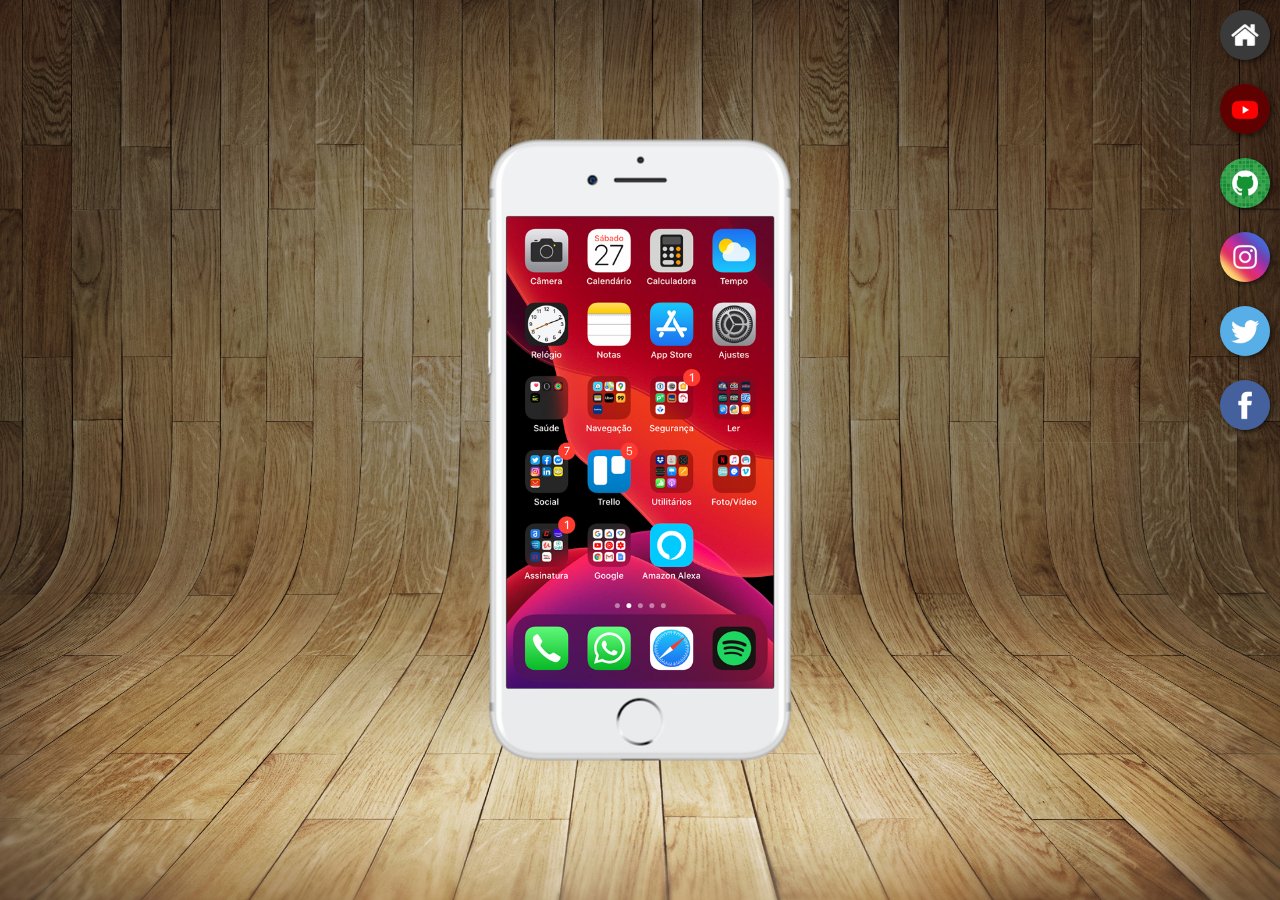
<file: index.html>
<!DOCTYPE html>
<html lang="pt-br">
<head>
    <meta charset="UTF-8">
    <meta name="viewport" content="width=device-width, initial-scale=1.0">
    <title>Projeto Redes Sociais</title>
    <link rel="shortcut icon" href="favicon.ico" type="image/x-icon">
    <link rel="stylesheet" href="estilos/style.css">
</head>
<body>
    <main>
        <section id="telefone">
            <iframe src="home.html" name="tela" id="tela" frameborder="0">
                Seu navegador não é compatível com isso.
            </iframe>
        </section>

        <section id="redes-sociais">
            <a href="home.html" target="tela"><img src="imagens/logo-home.jpg" alt="Home"></a> <br>
            <a href="youtube.html" target="tela"><img src="imagens/logo-youtube.jpg" alt="Youtube"></a> <br>
            <a href="github.html" target="tela"><img src="imagens/logo-github.jpg" alt="Github"></a> <br>
            <a href="instagram.html" target="tela"><img src="imagens/logo-instagram.jpg" alt="Instagram"></a> <br>
            <a href="twitter.html" target="tela"><img src="imagens/logo-twitter.jpg" alt="Twitter"></a> <br>
            <a href="facebook.html" target="tela"><img src="imagens/logo-facebook.jpg" alt="Facebook"></a>
        </section>
    </main>
</body>
</html>
</file>
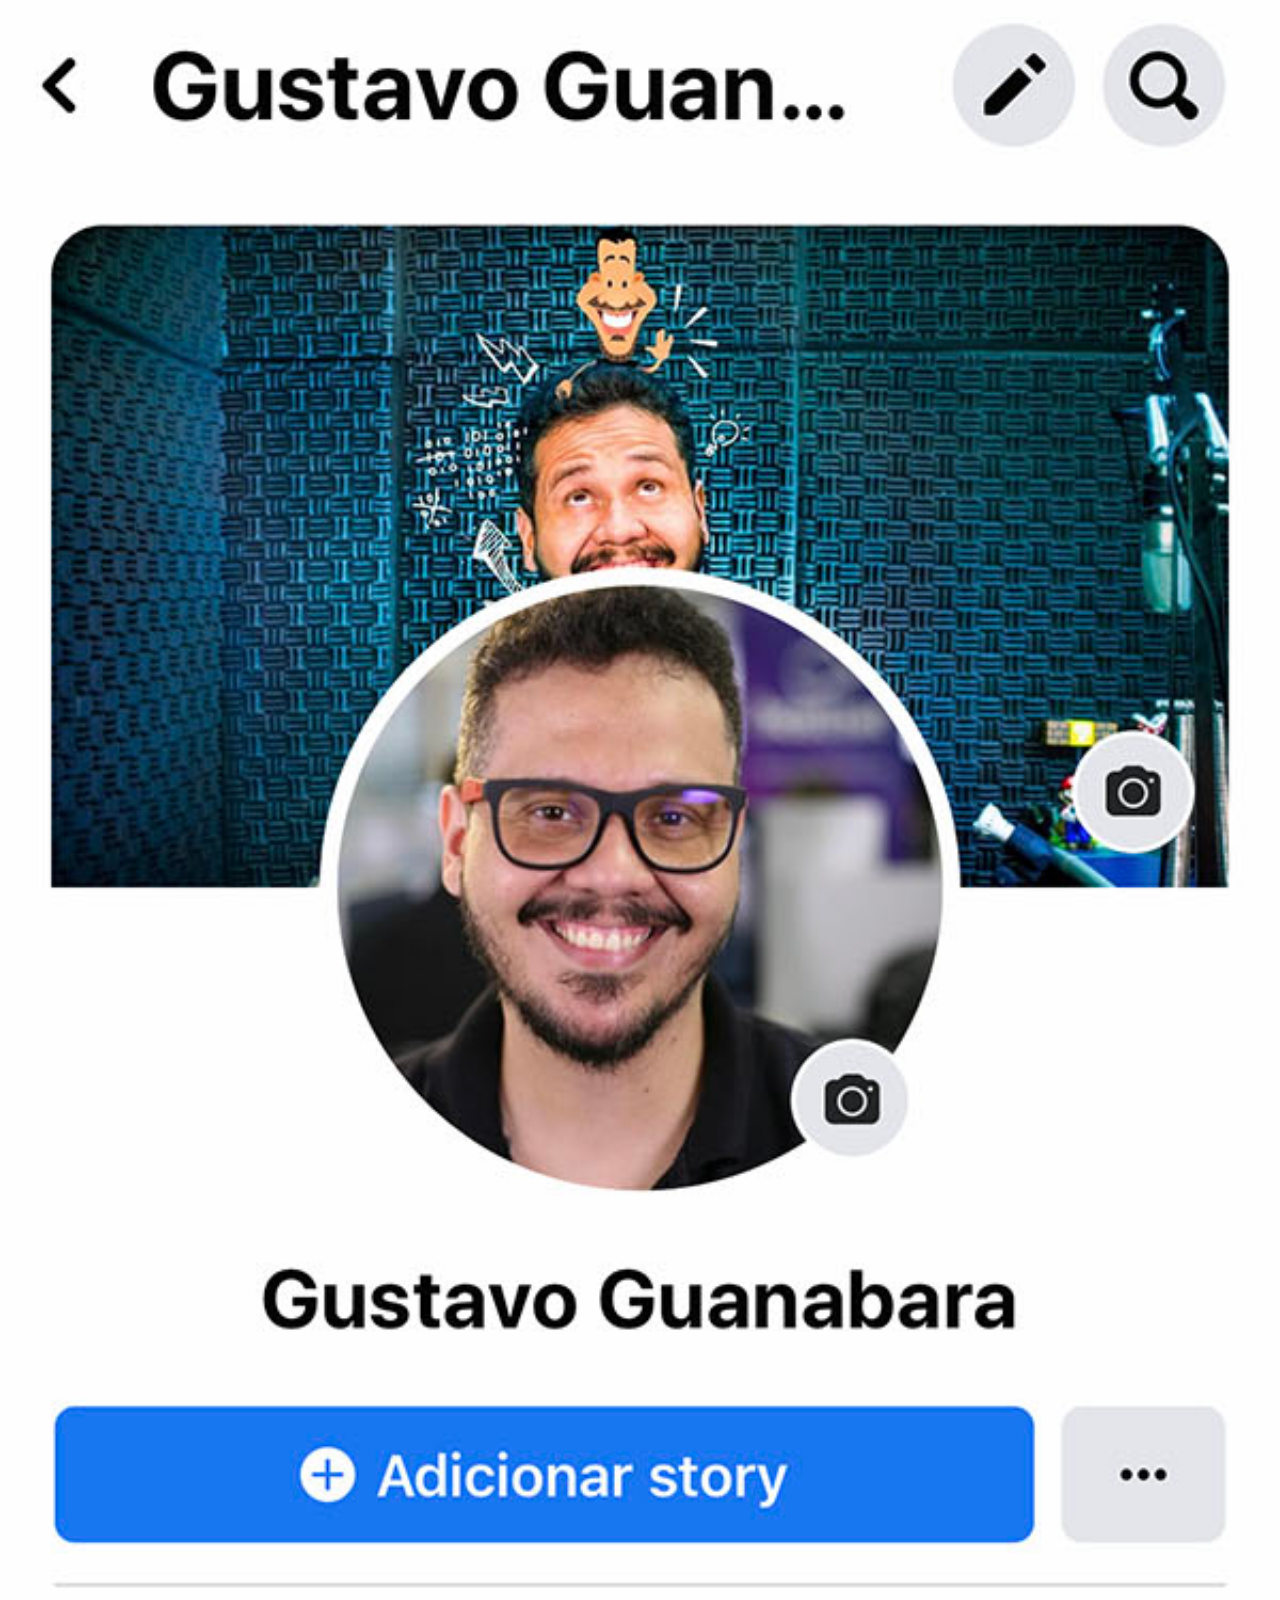
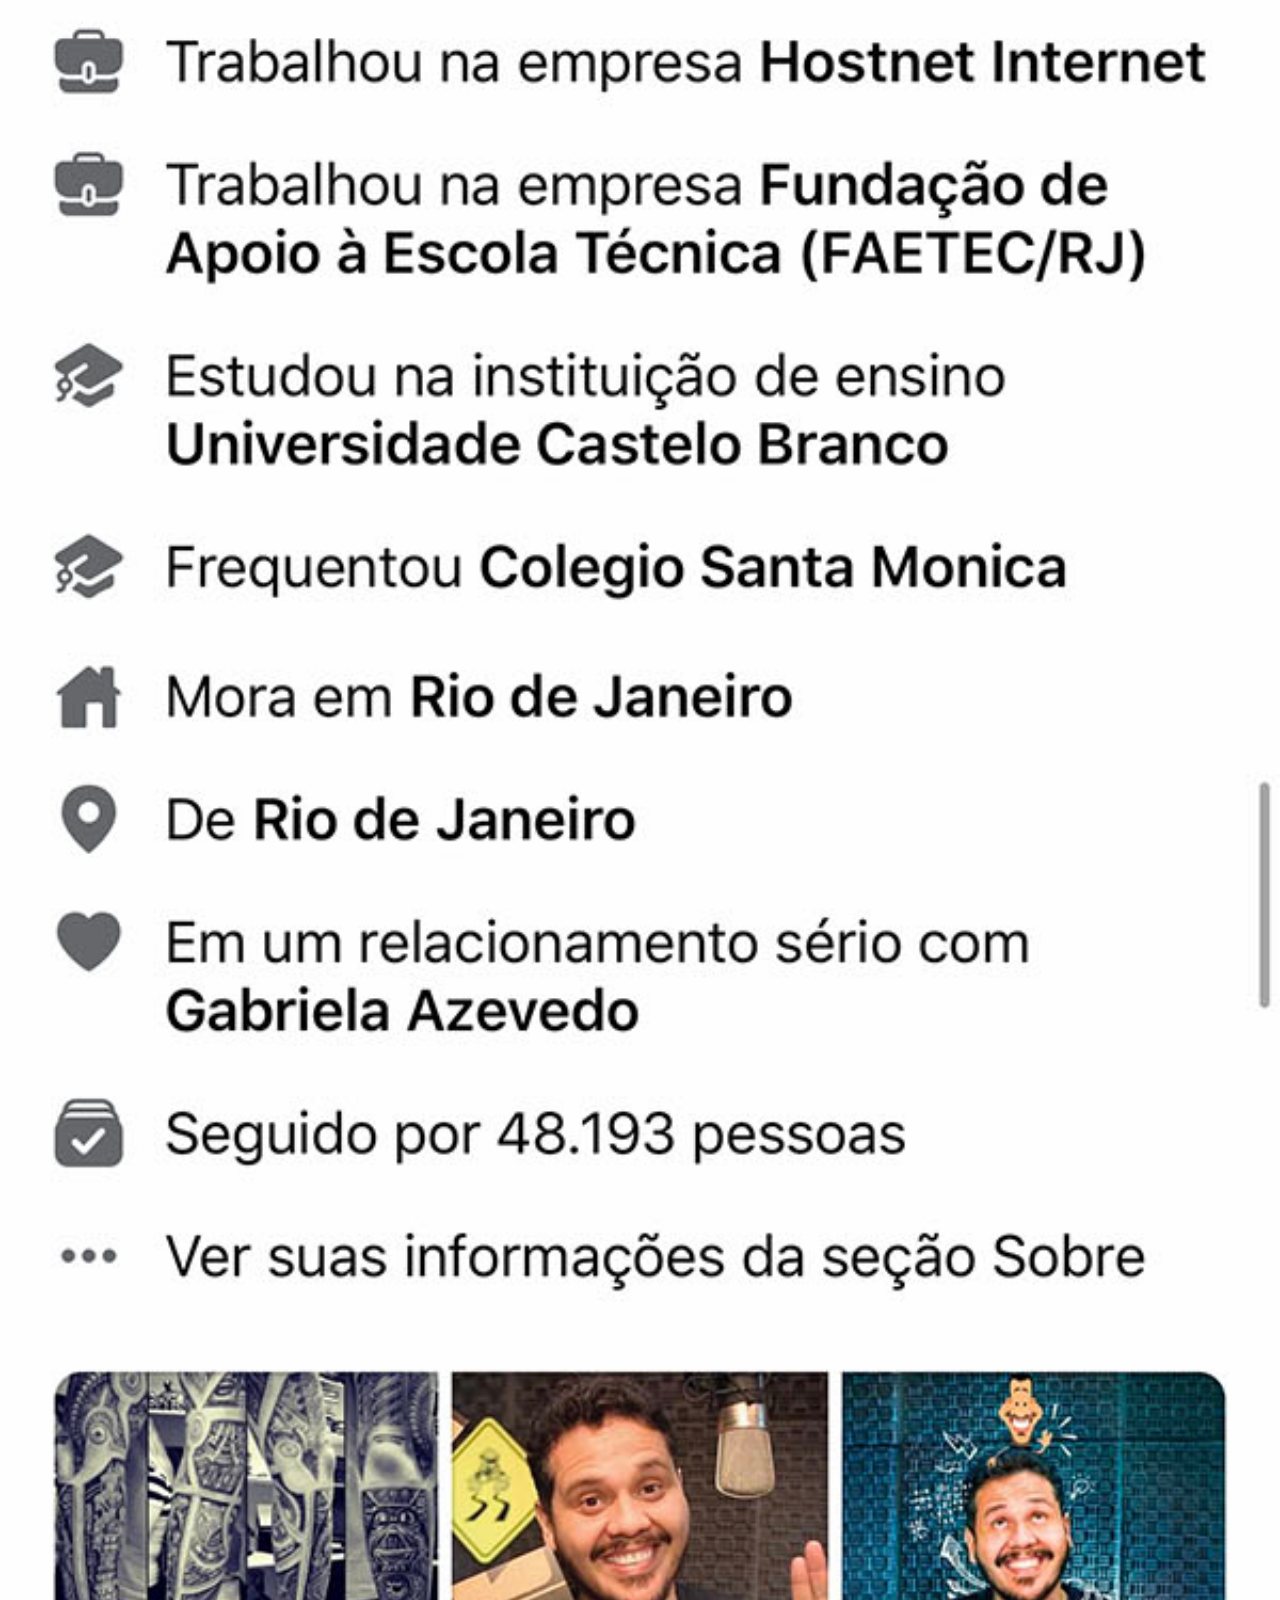
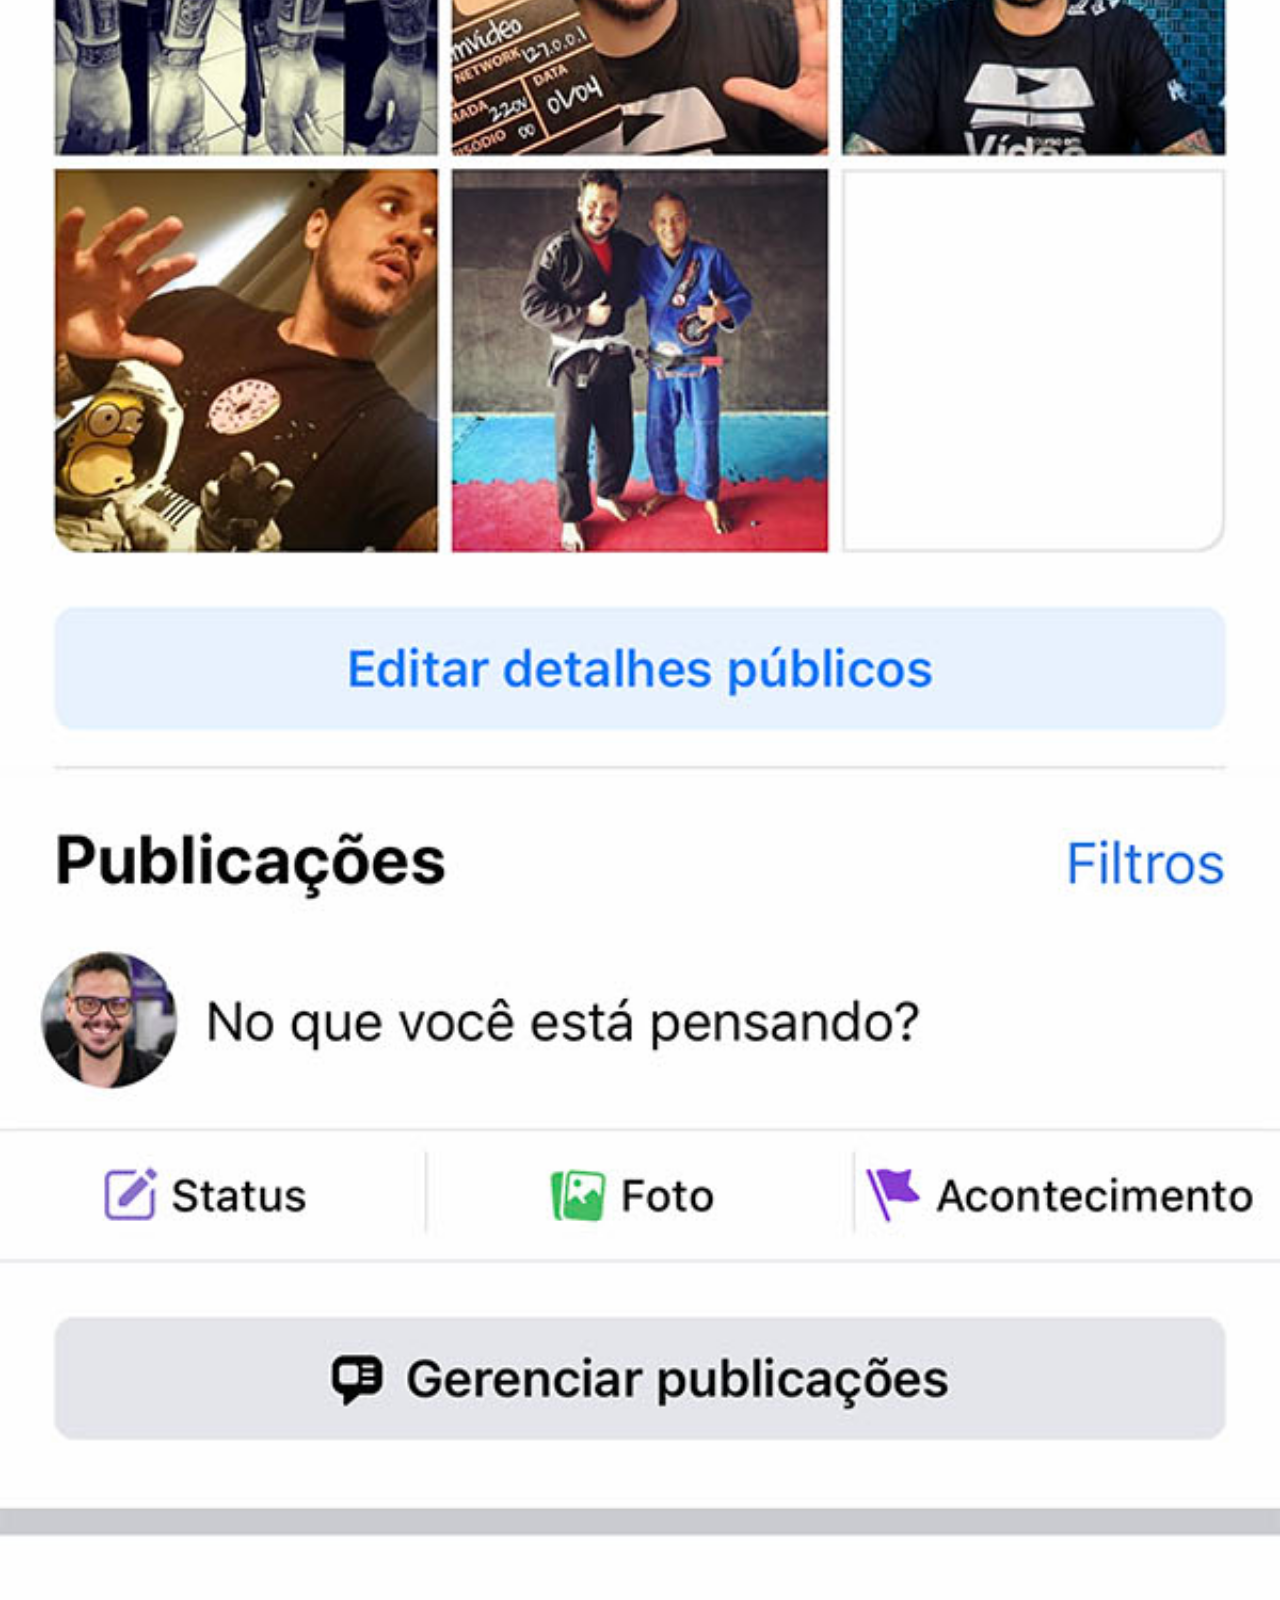
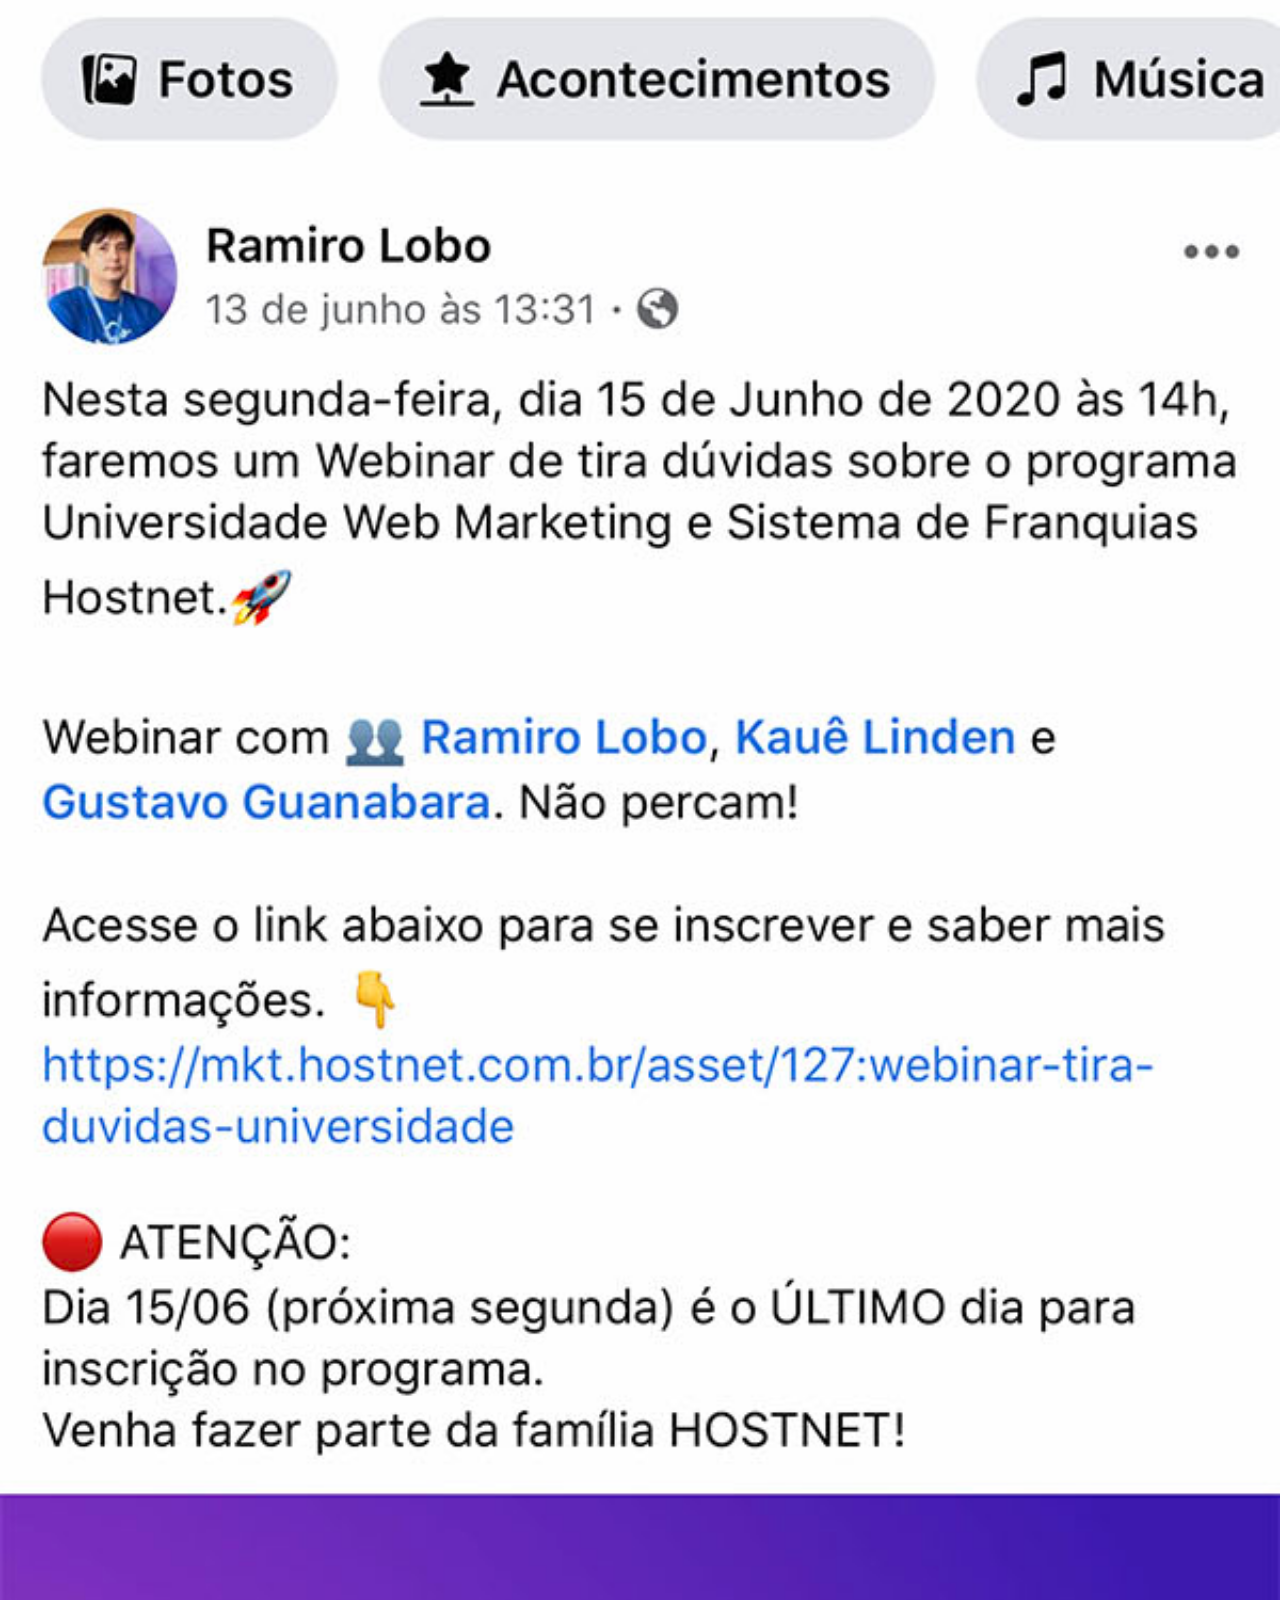
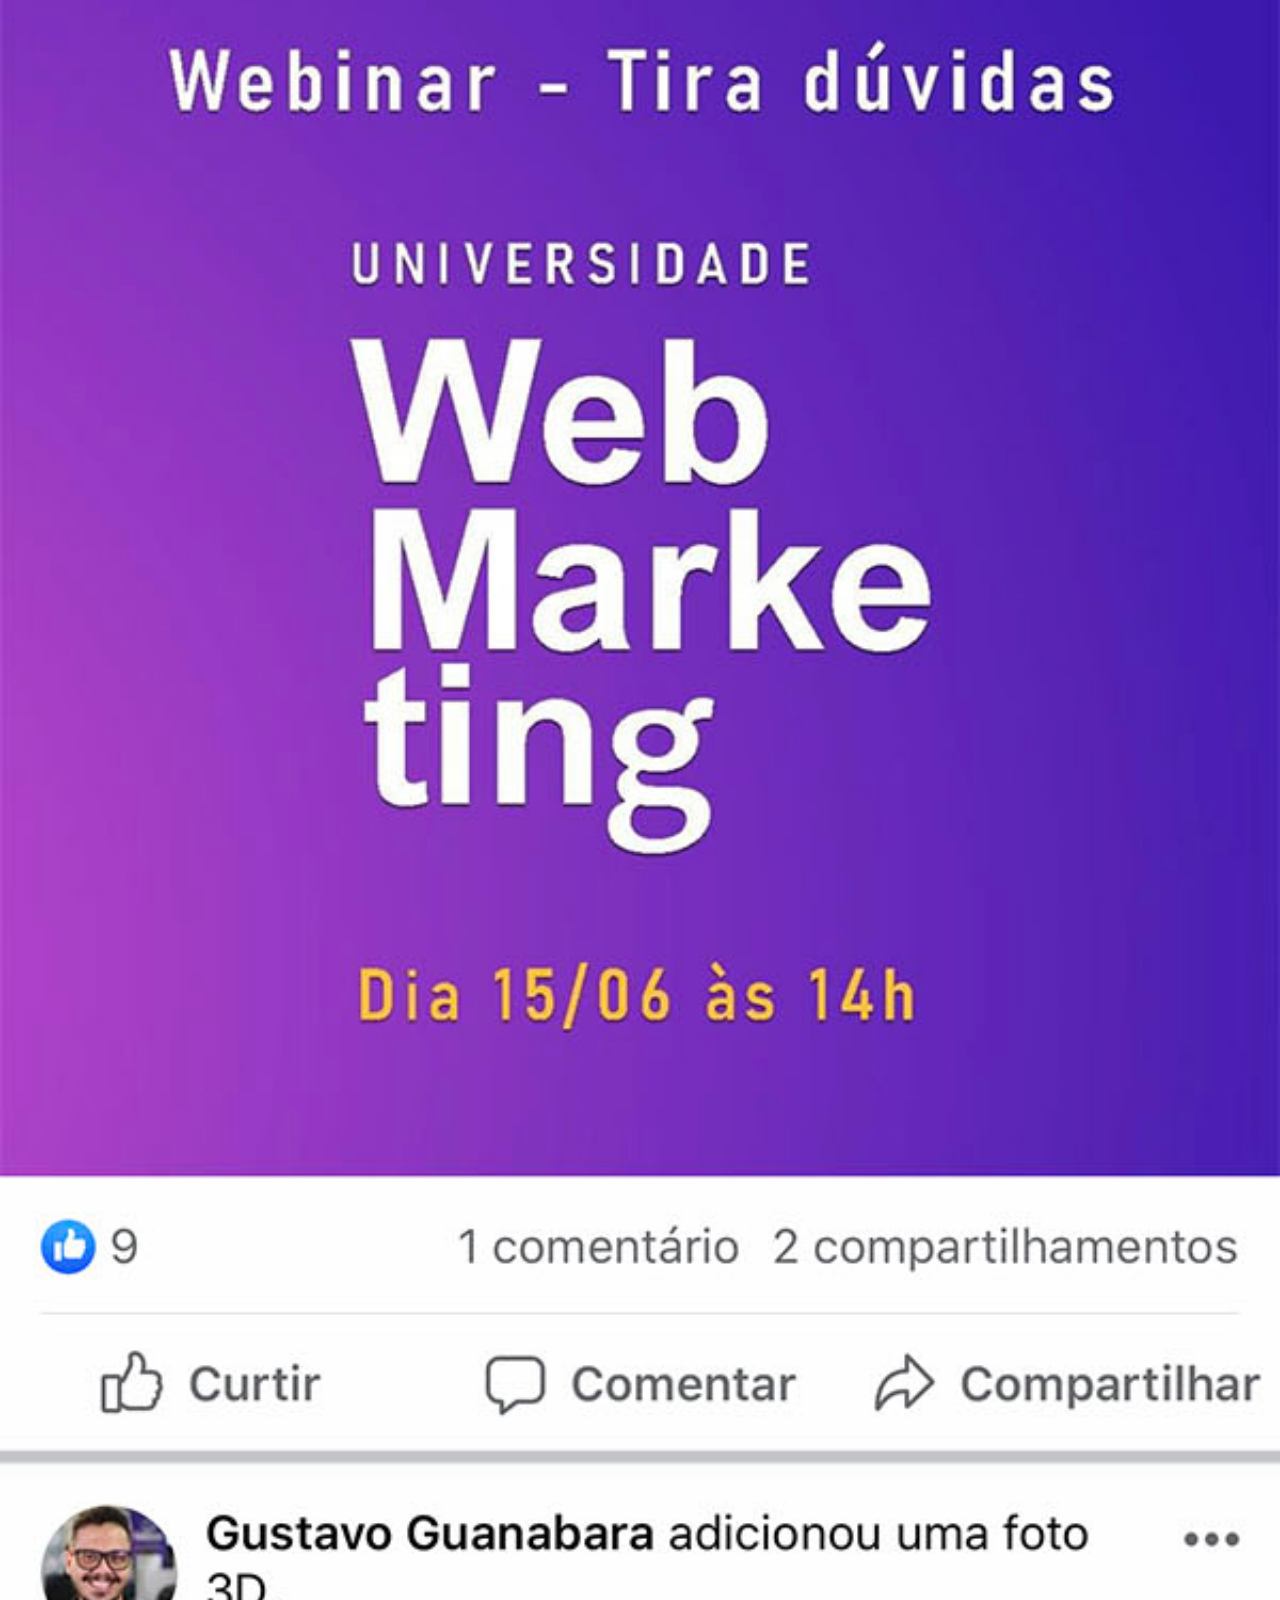
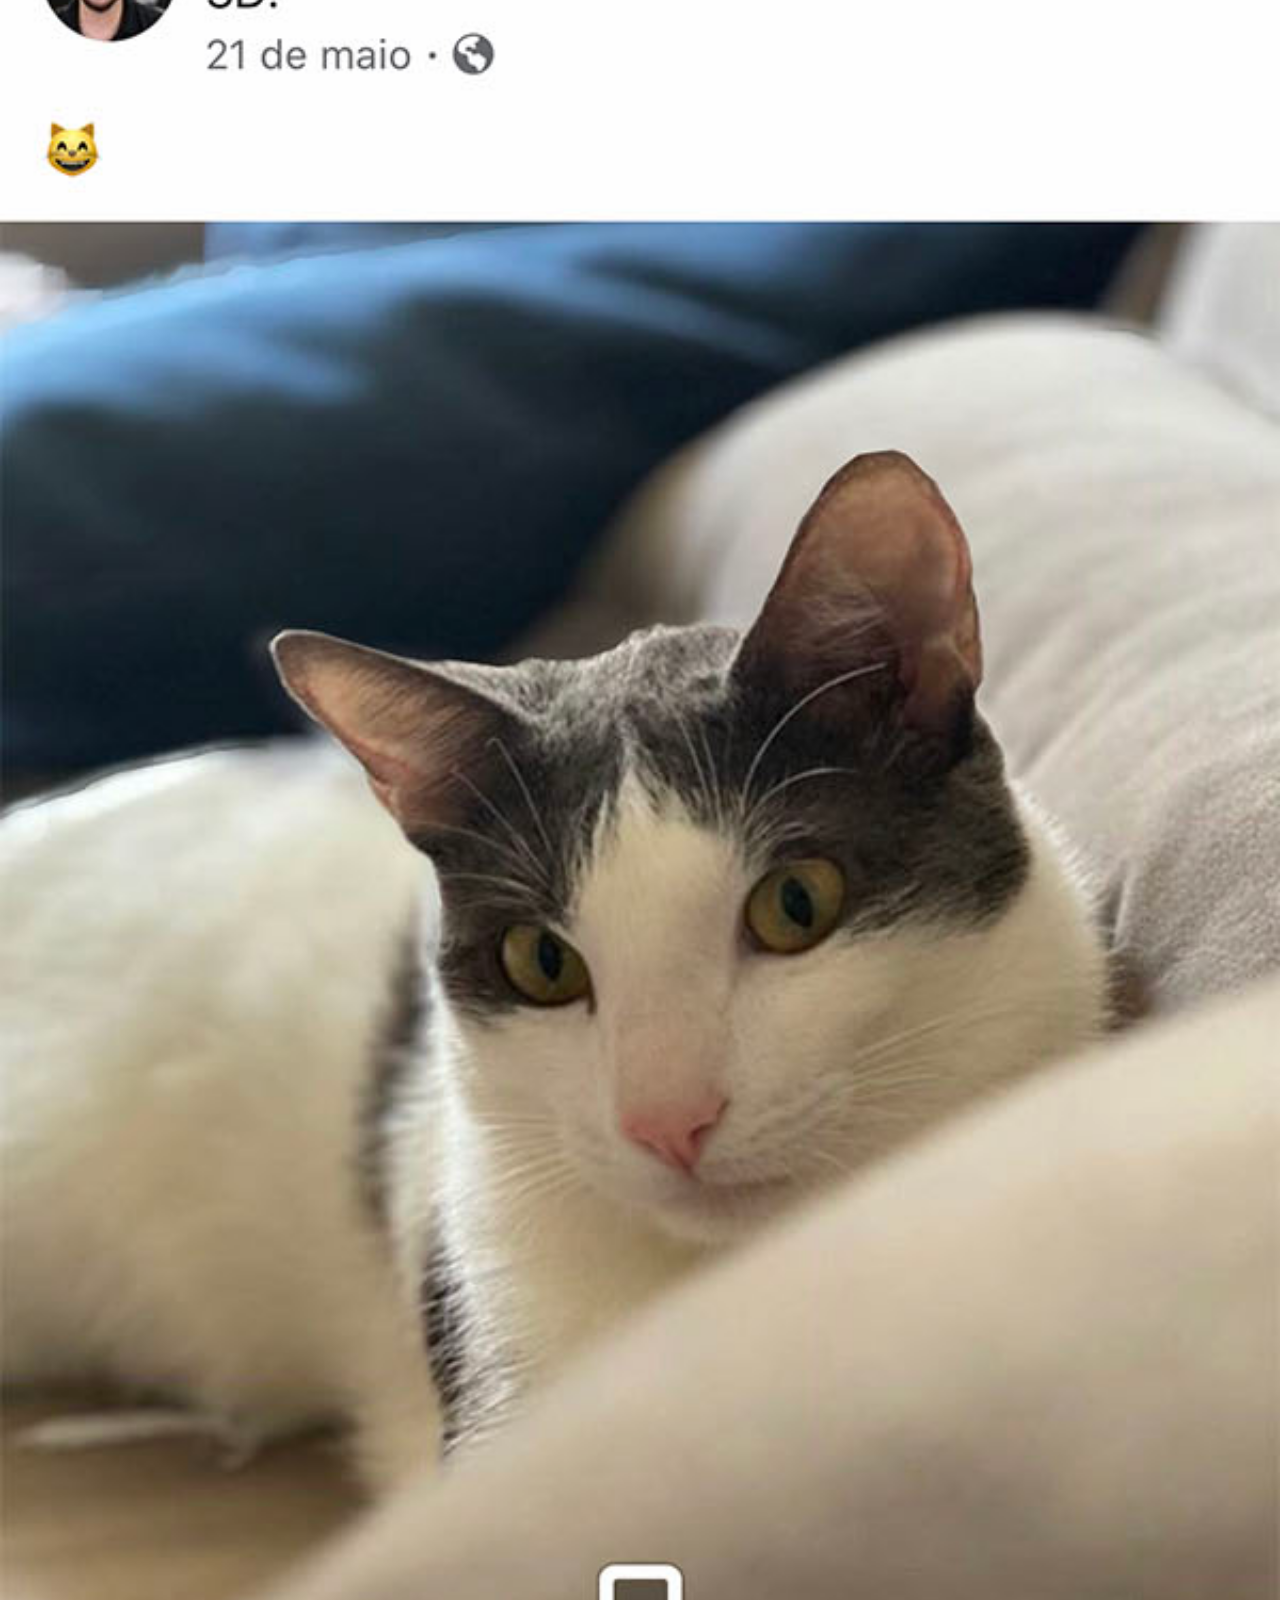
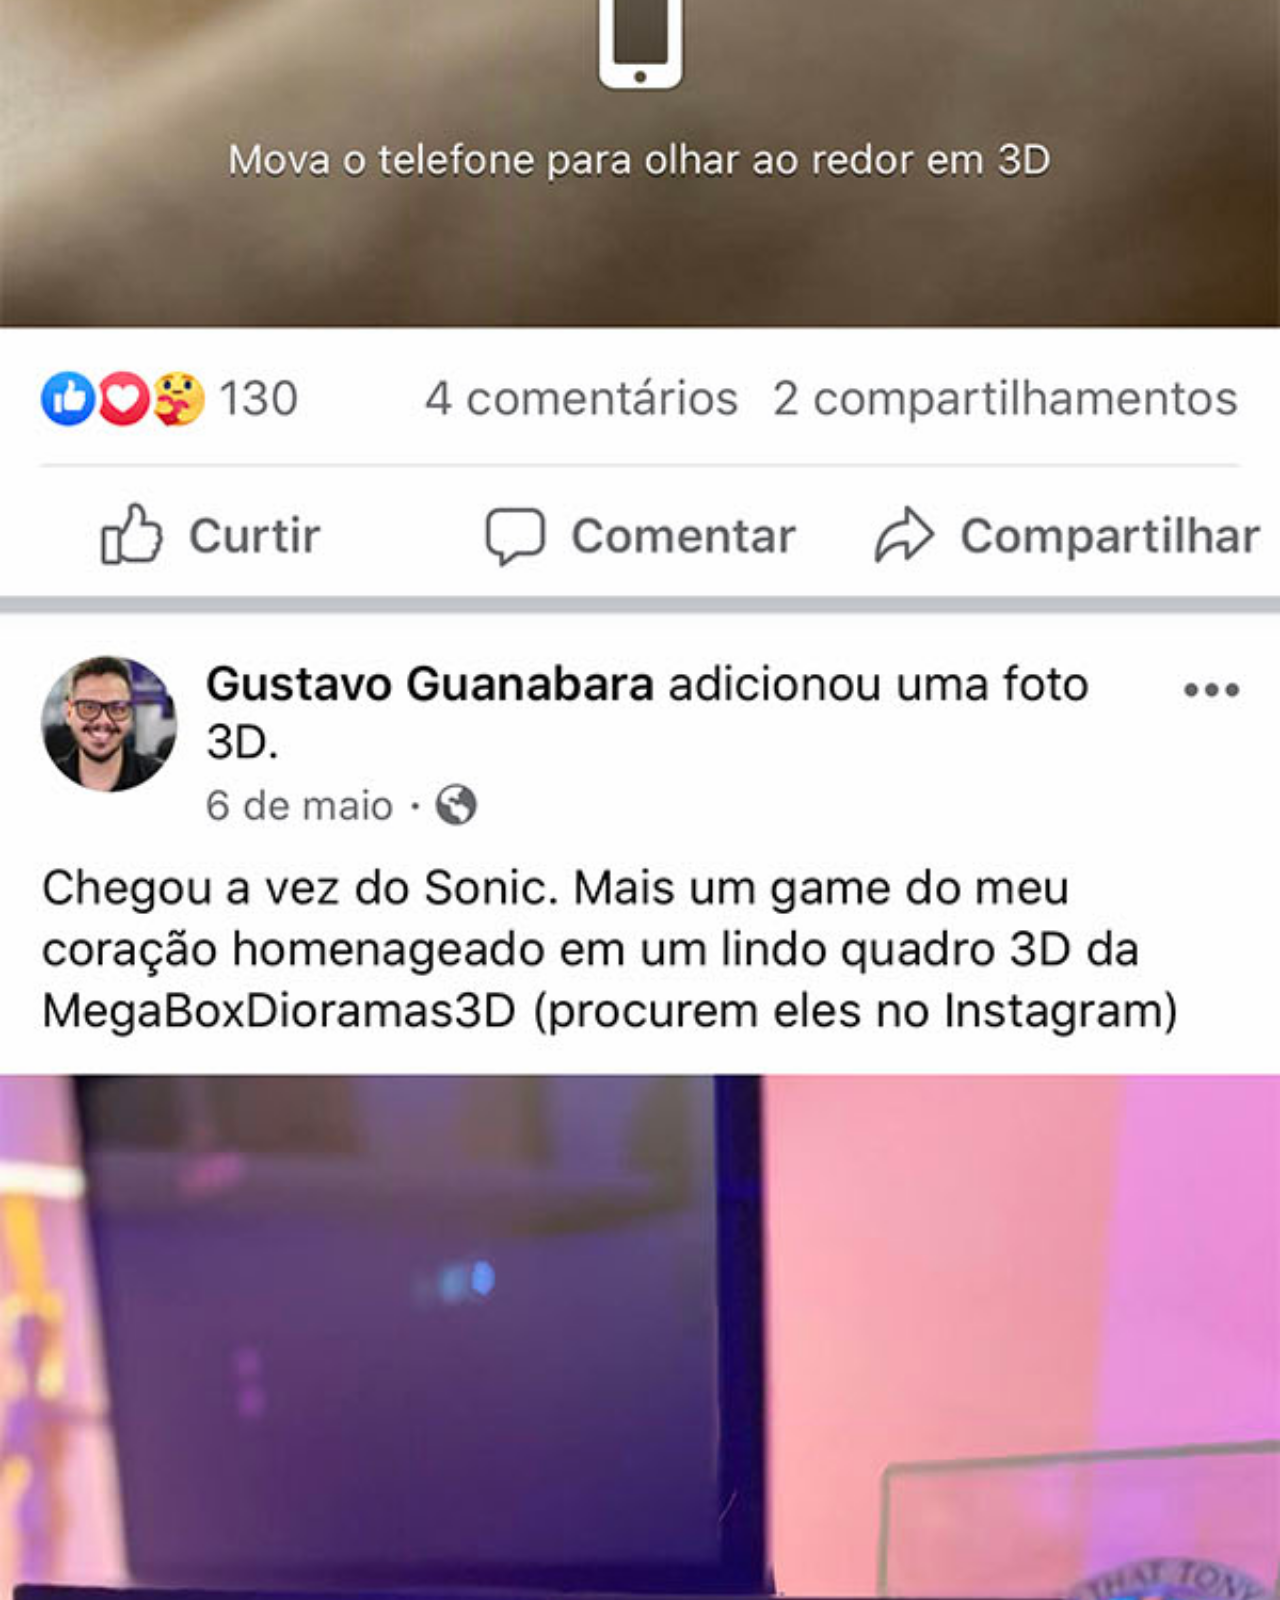
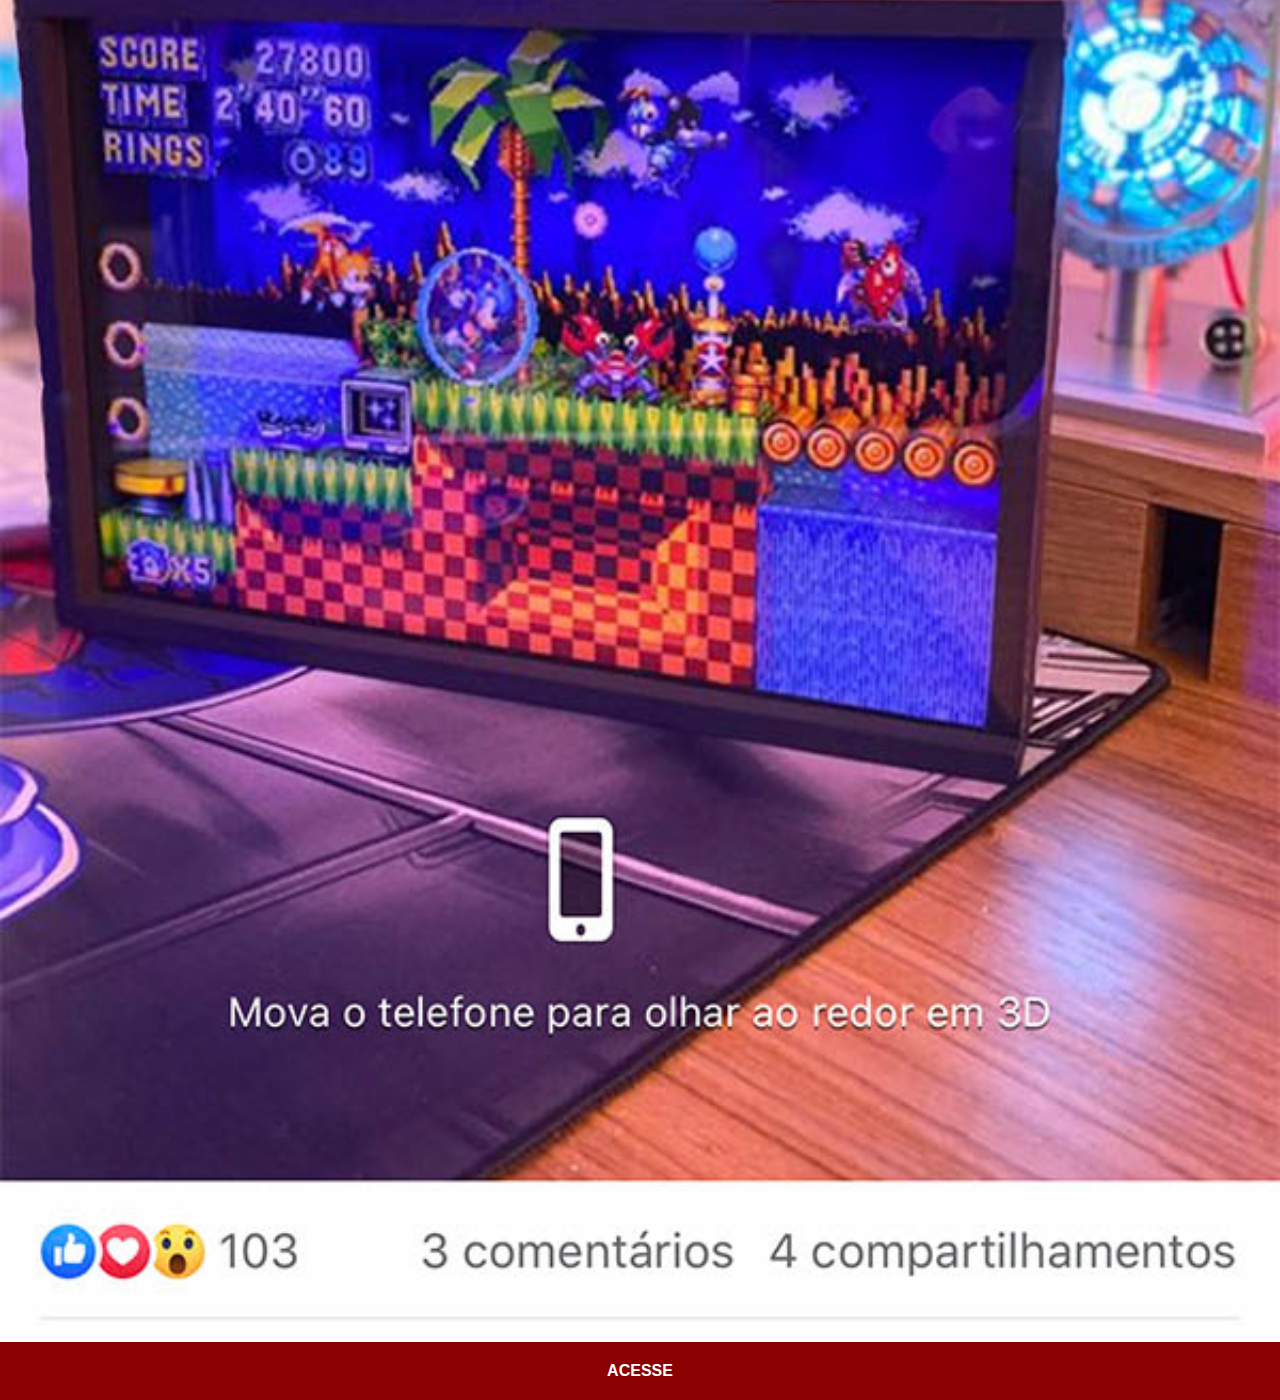
<file: facebook.html>
<!DOCTYPE html>
<html lang="pt-br">
<head>
    <meta charset="UTF-8">
    <meta name="viewport" content="width=device-width, initial-scale=1.0">
    <title>Facebook</title>
    <link rel="stylesheet" href="estilos/social.css">
</head>
<body>
    <img src="imagens/tela-facebook.jpg" alt="facebook">
    <a href="https://www.facebook.com/gustavoguanabara">ACESSE</a>
</body>
</html>
</file>
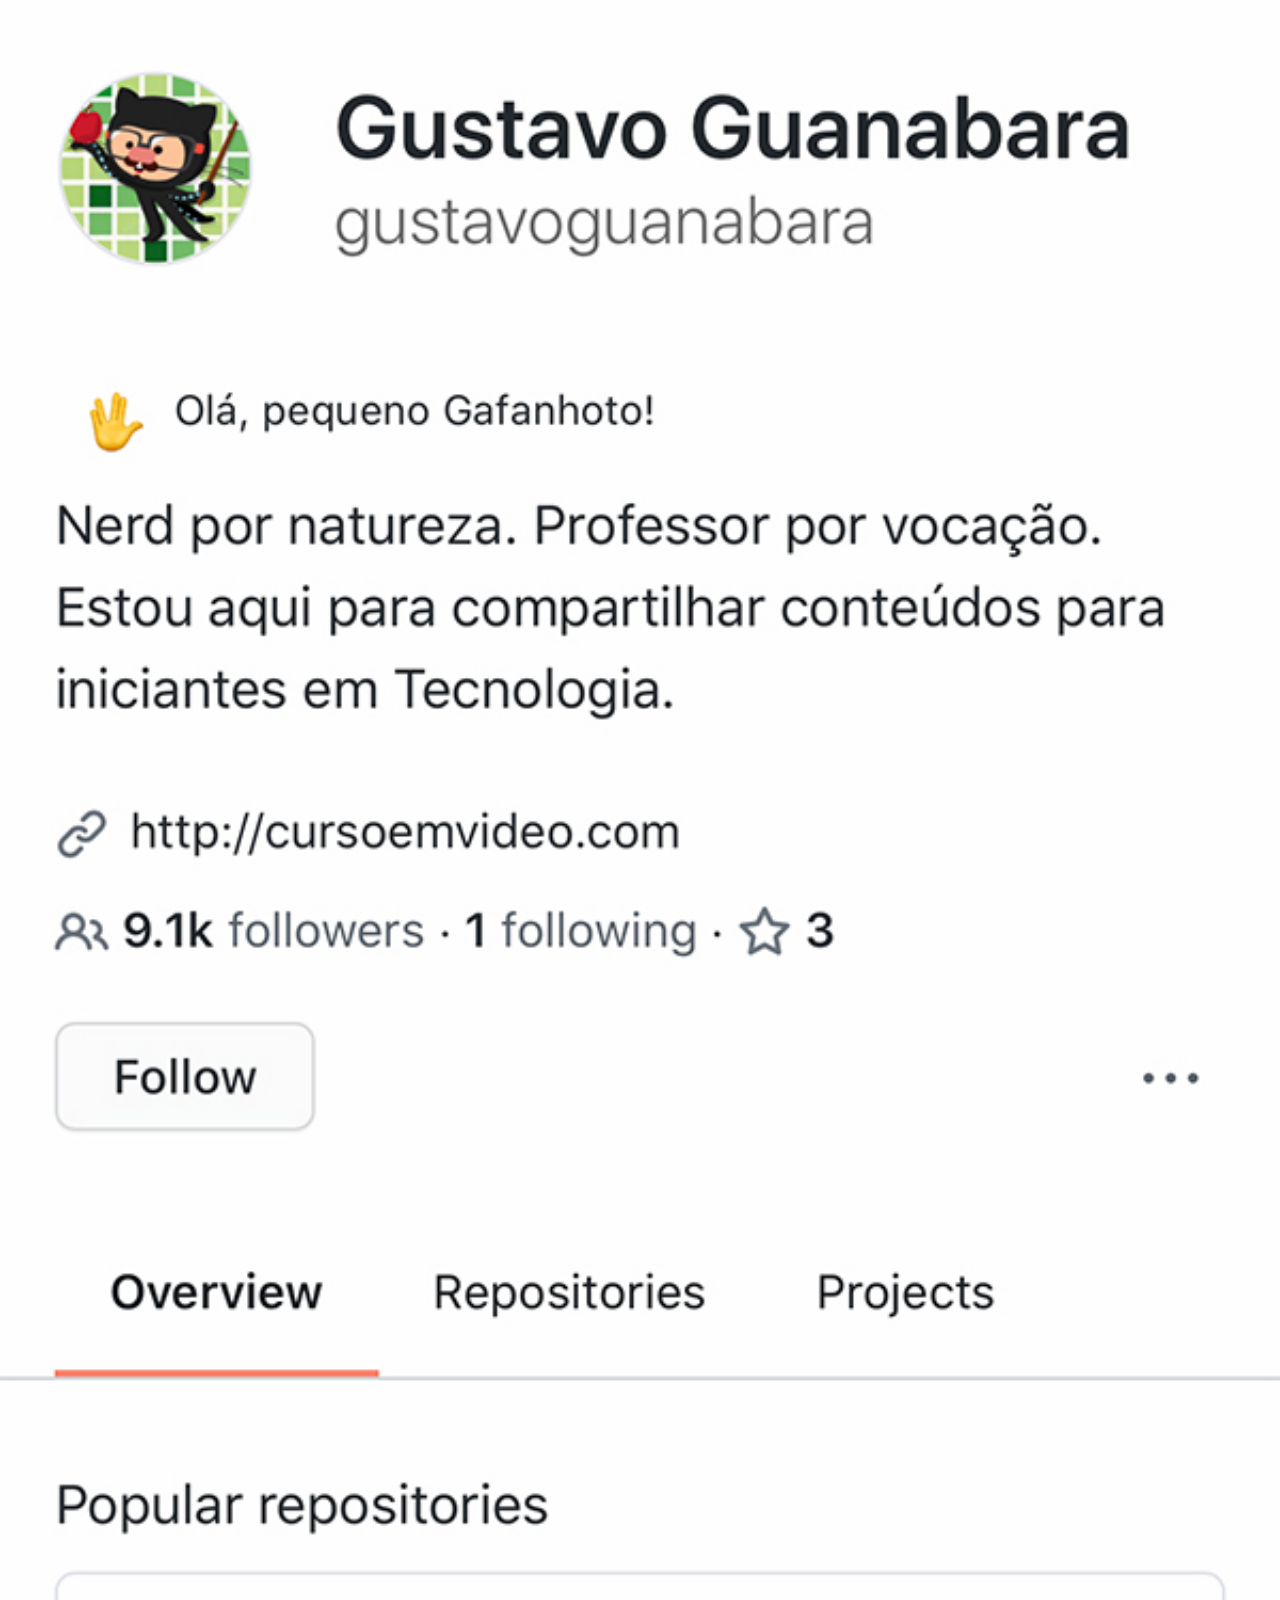
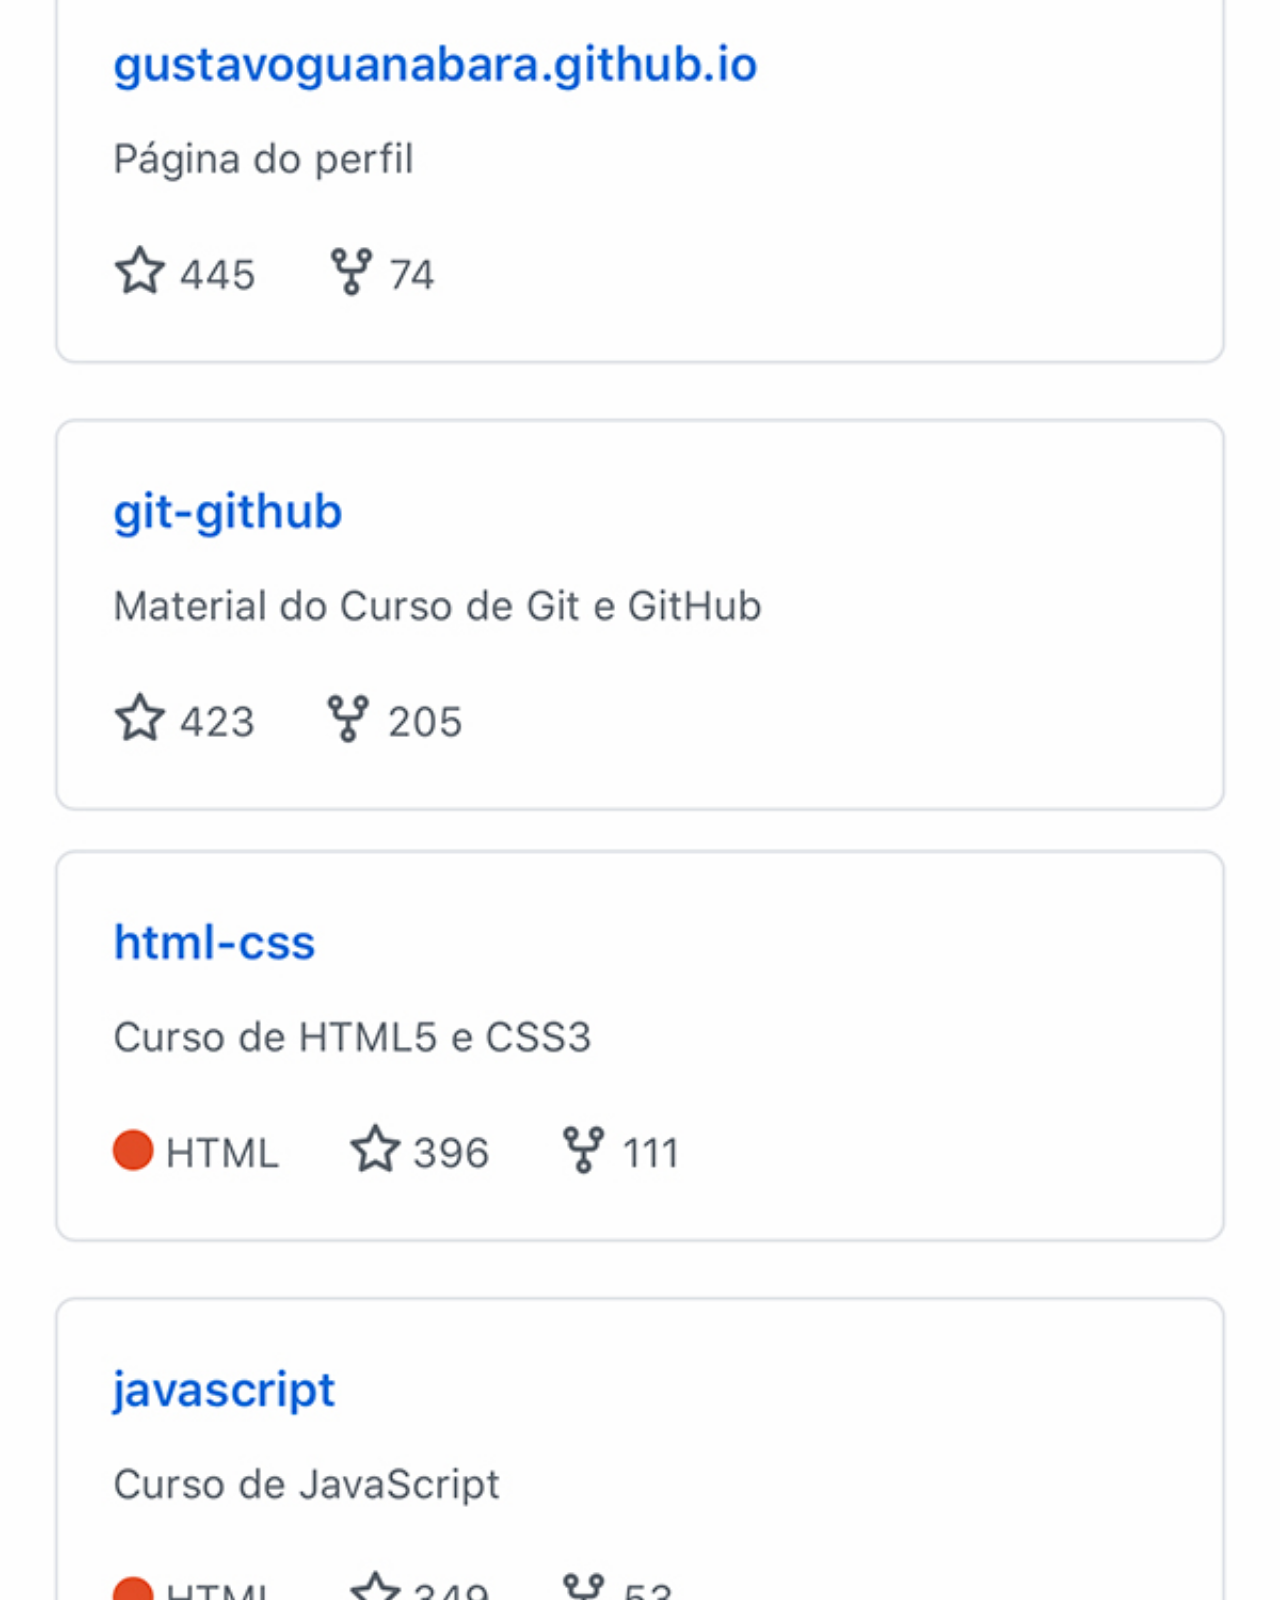
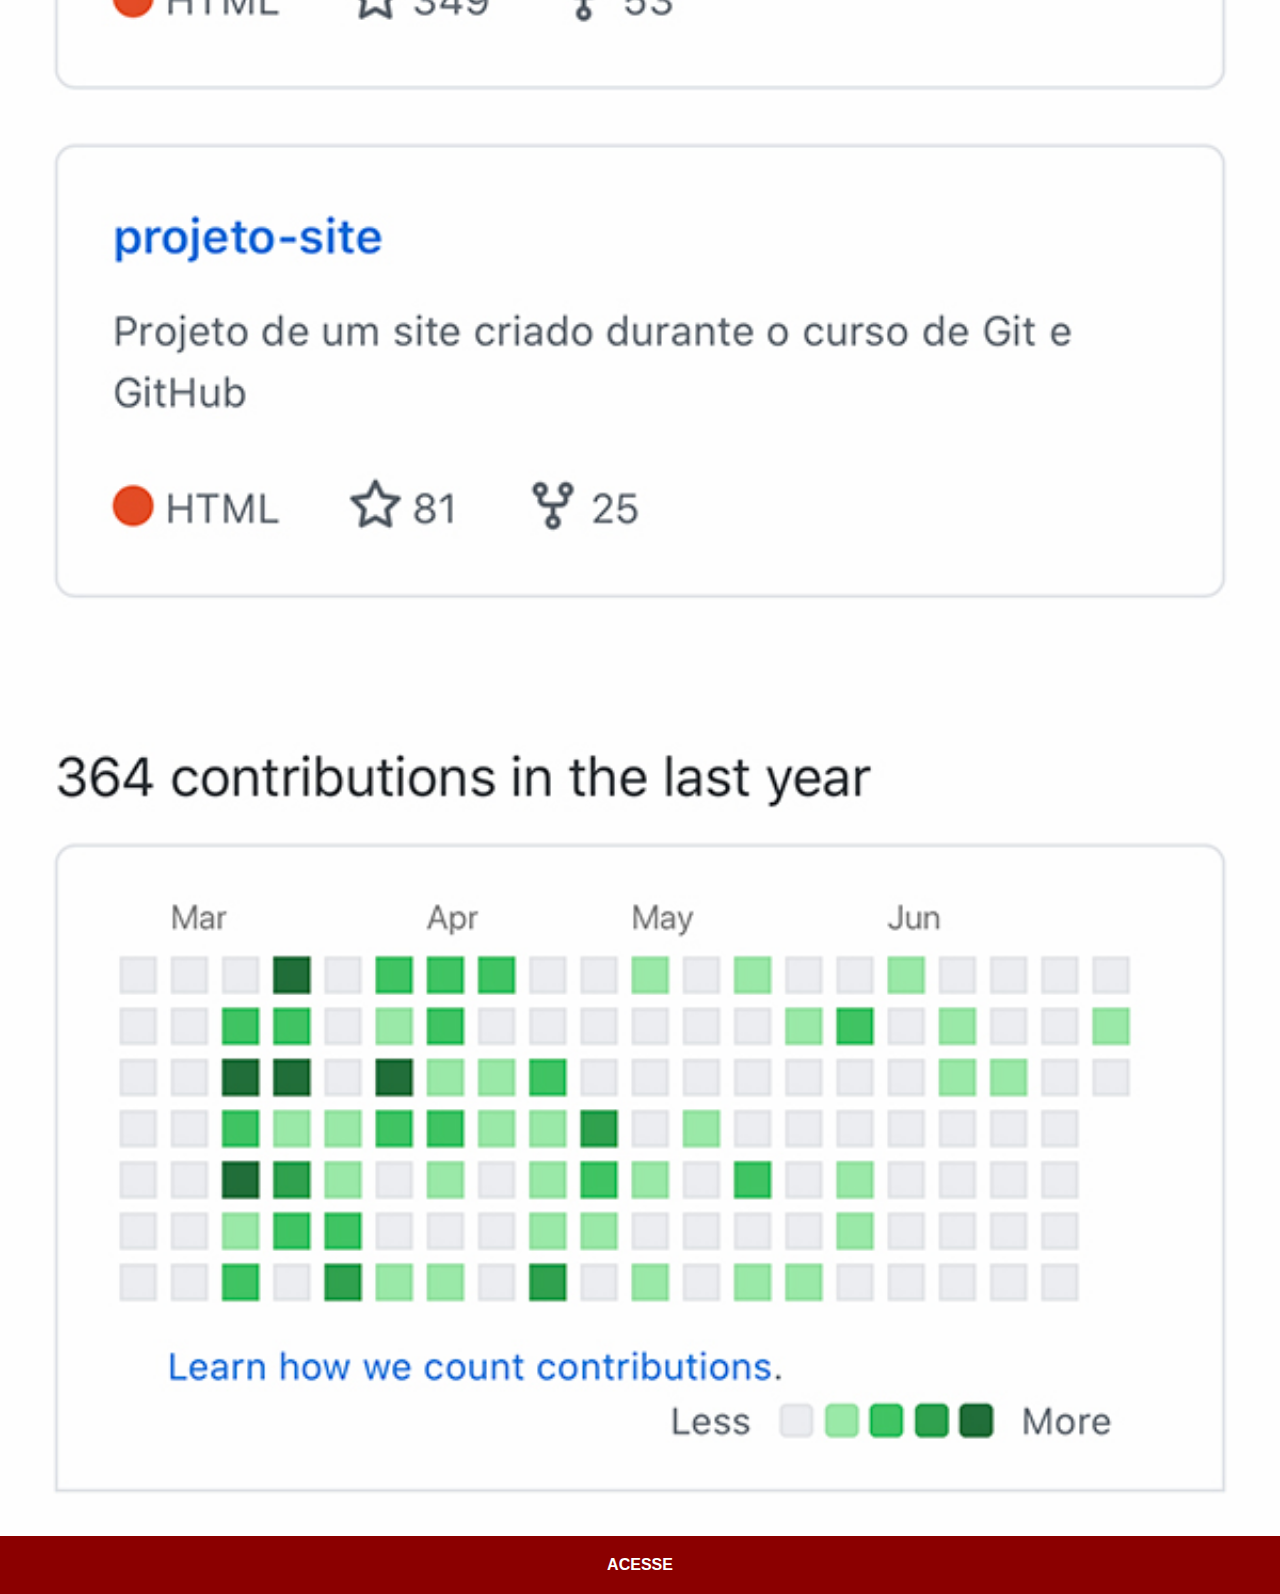
<file: github.html>
<!DOCTYPE html>
<html lang="pt-br">
<head>
    <meta charset="UTF-8">
    <meta name="viewport" content="width=device-width, initial-scale=1.0">
    <title>GitHub</title>
    <link rel="stylesheet" href="estilos/social.css">
</head>
<body>
    <img src="imagens/tela-github.jpg" alt="github">
    <a href="https://github.com/gustavoguanabara/">ACESSE</a>
</body>
</html>
</file>
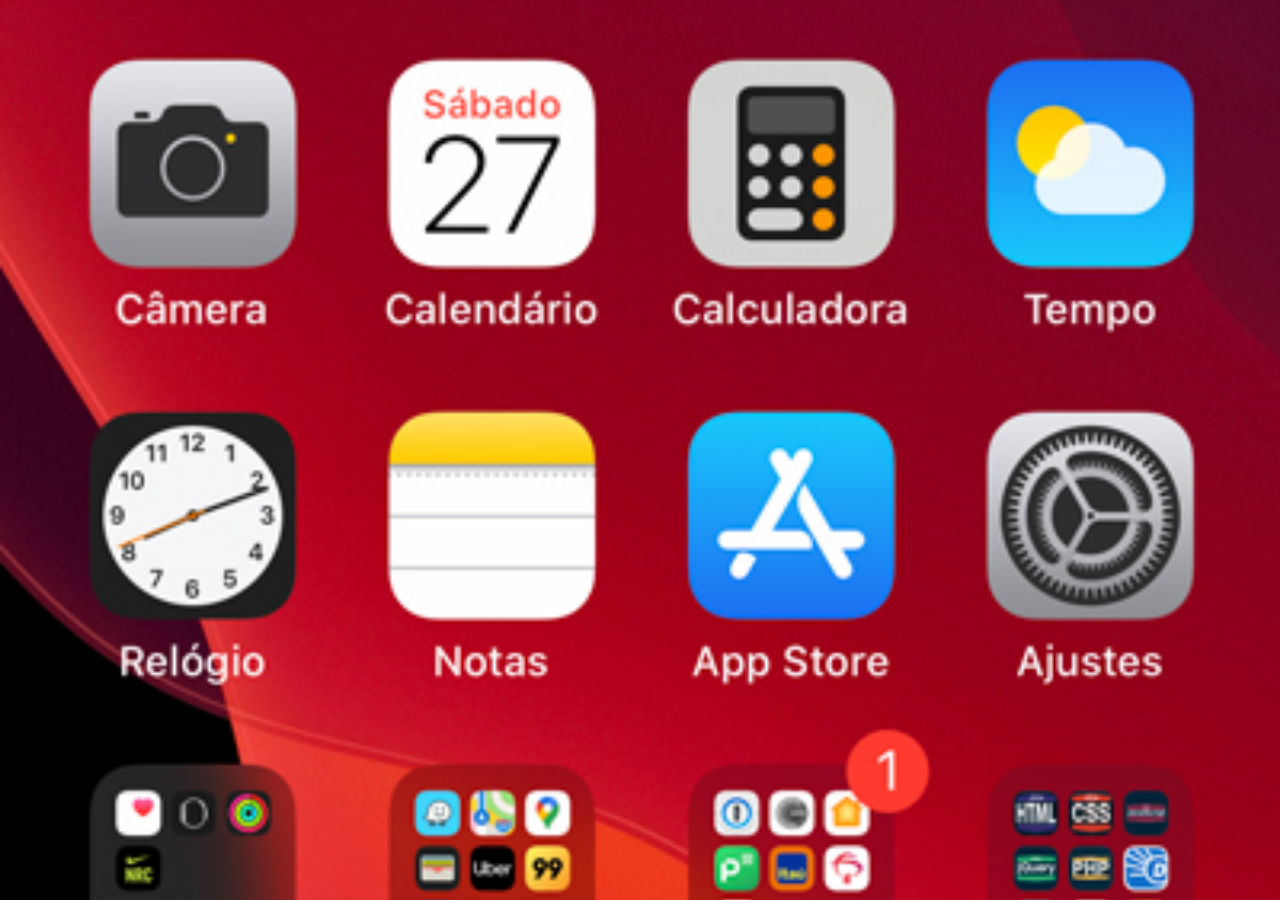
<file: home.html>
<!DOCTYPE html>
<html lang="pt-br">
<head>
    <meta charset="UTF-8">
    <meta name="viewport" content="width=device-width, initial-scale=1.0">
    <title>Home</title>
</head>
<style>
    *{
        margin: 0px;
        margin: 0px;
    }

    body{
        width: 100vw;
        height: 100vh;
        background: black url(imagens/tela-home.jpg) no-repeat top center;
        background-size: cover;
    }
</style>
<body>
    
</body>
</html>
</file>
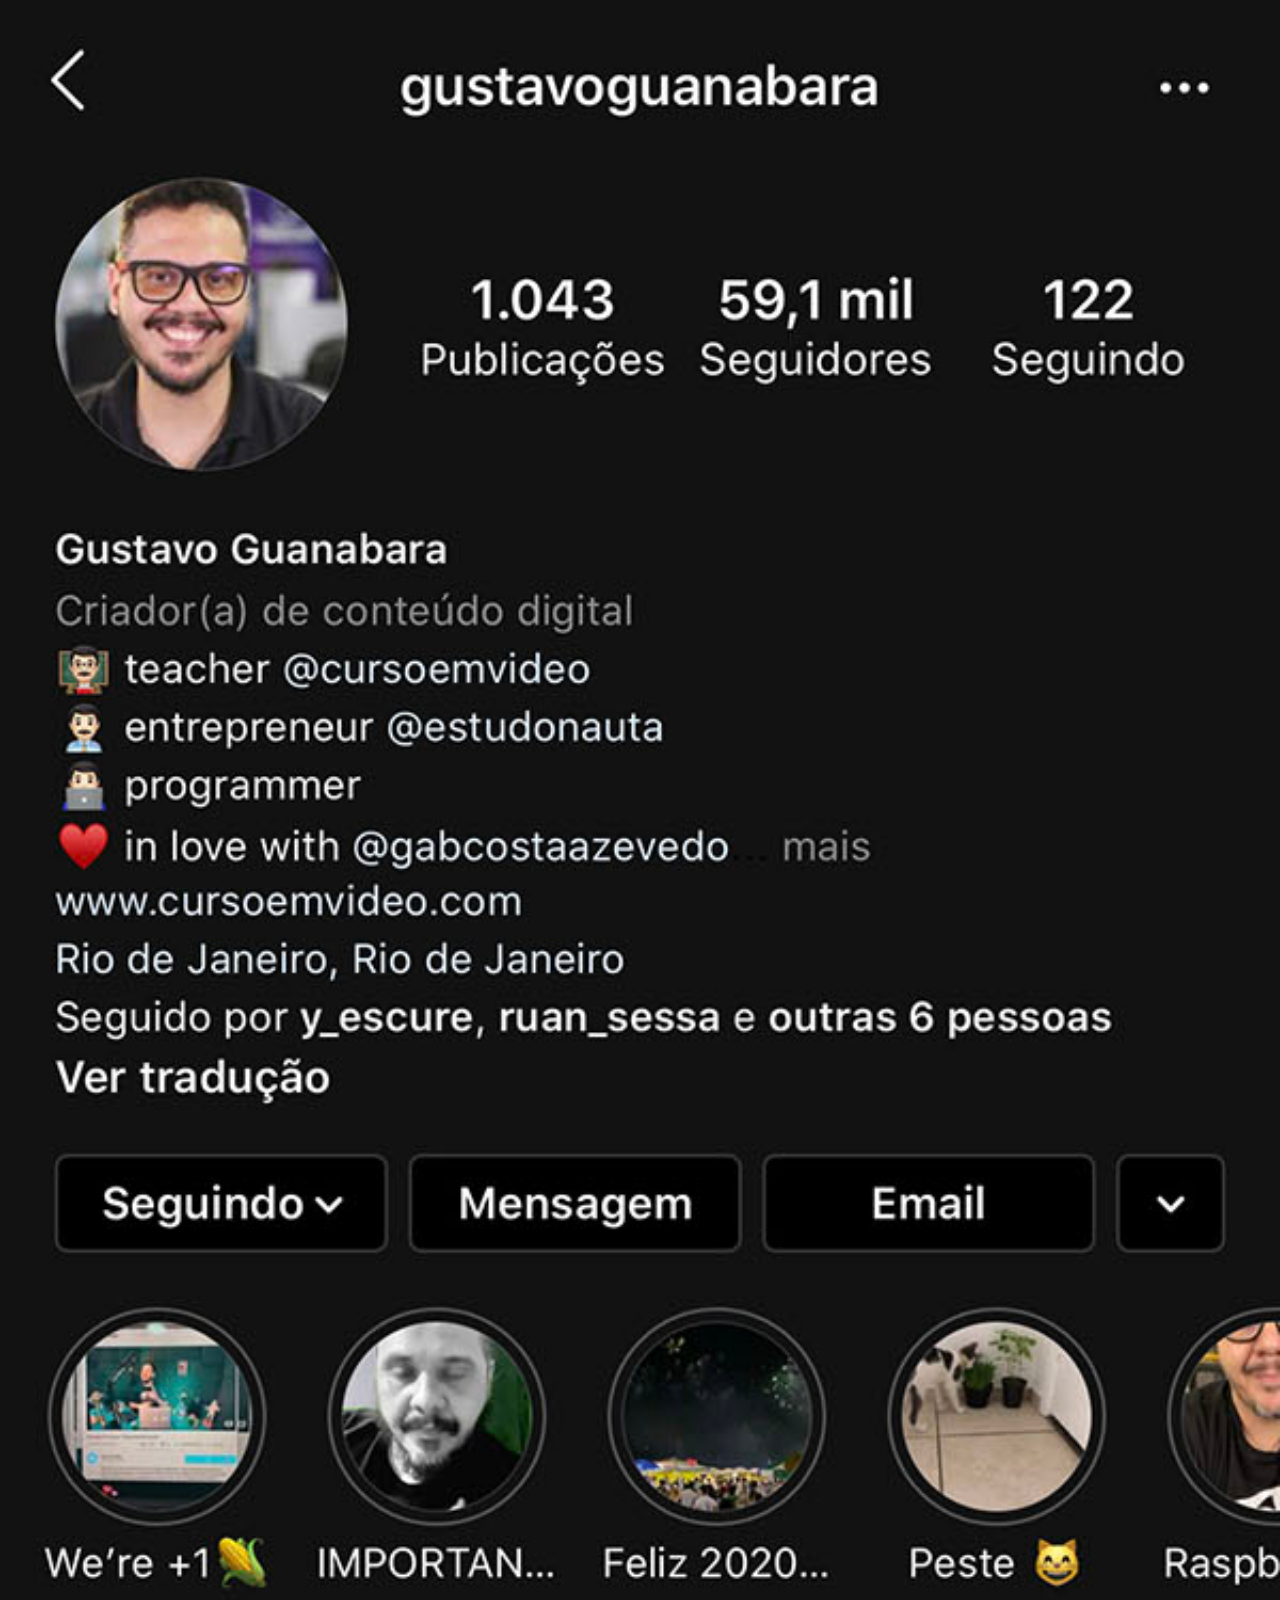
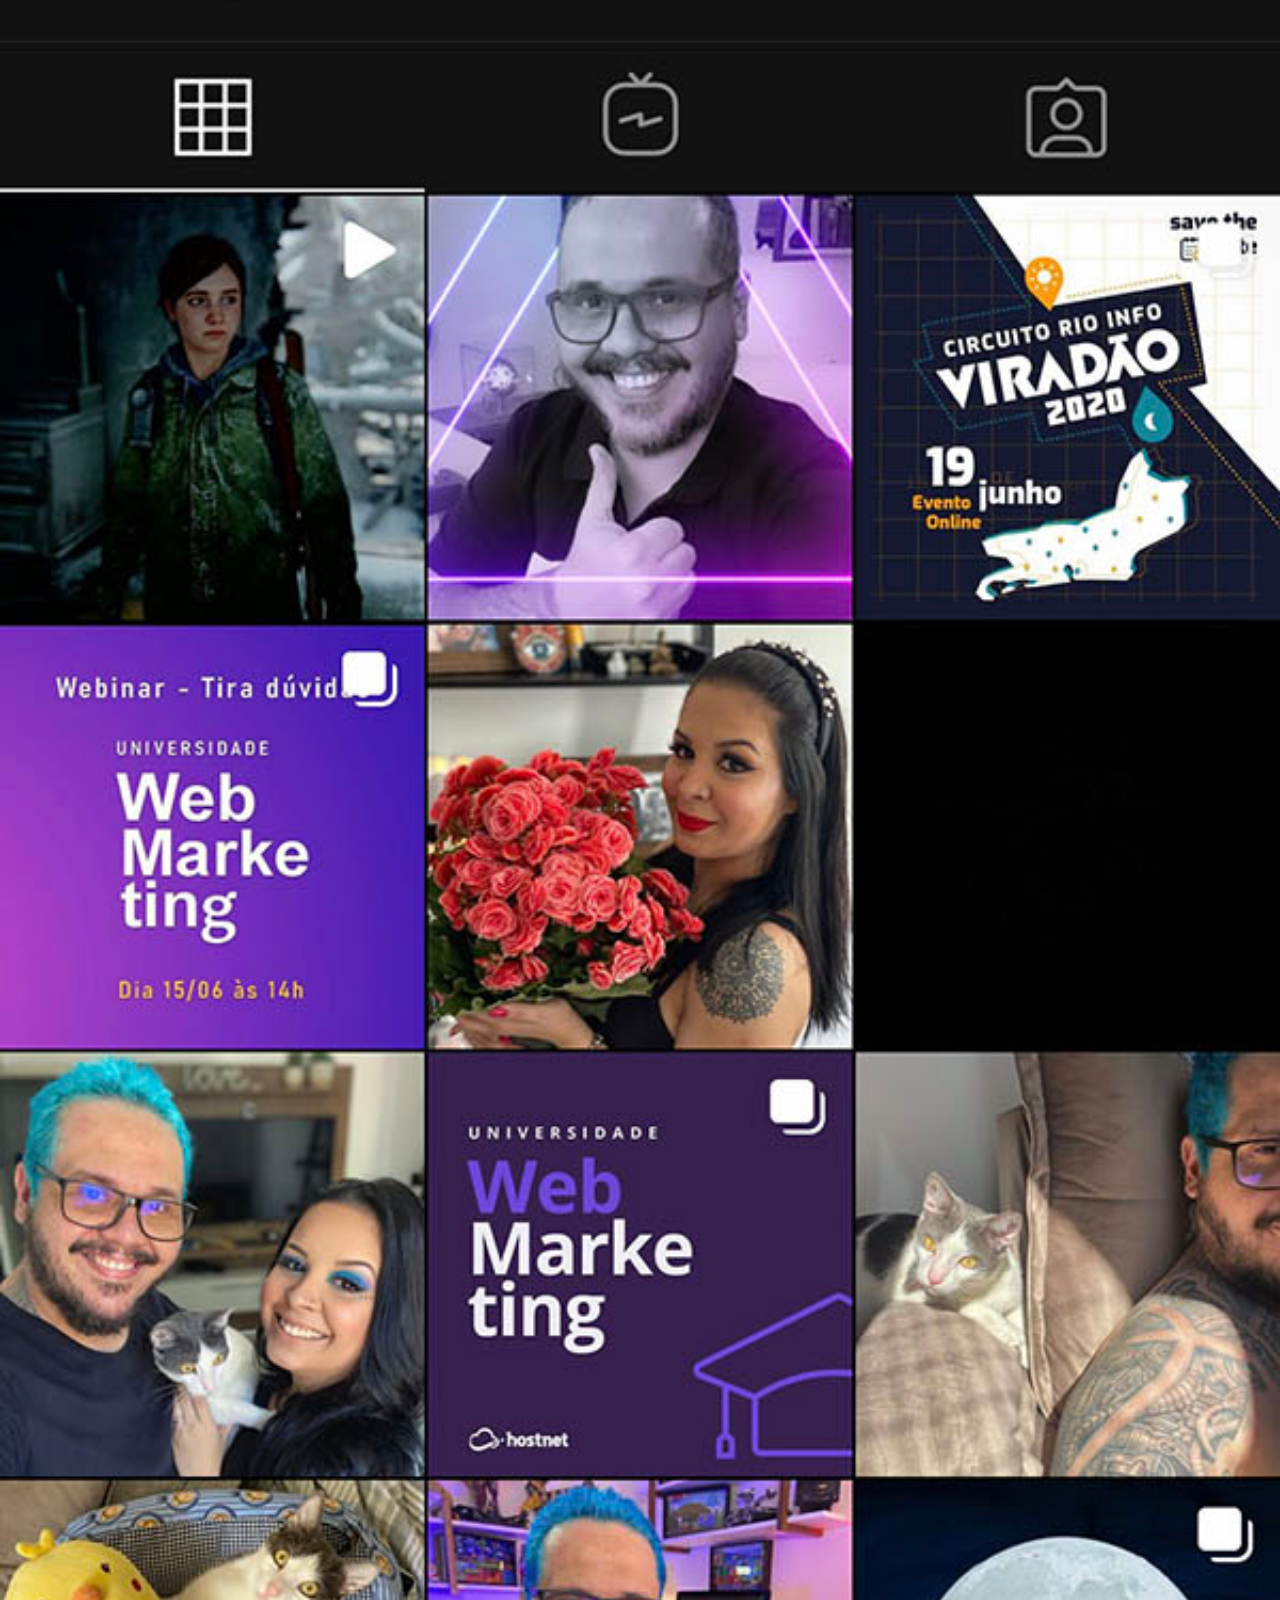
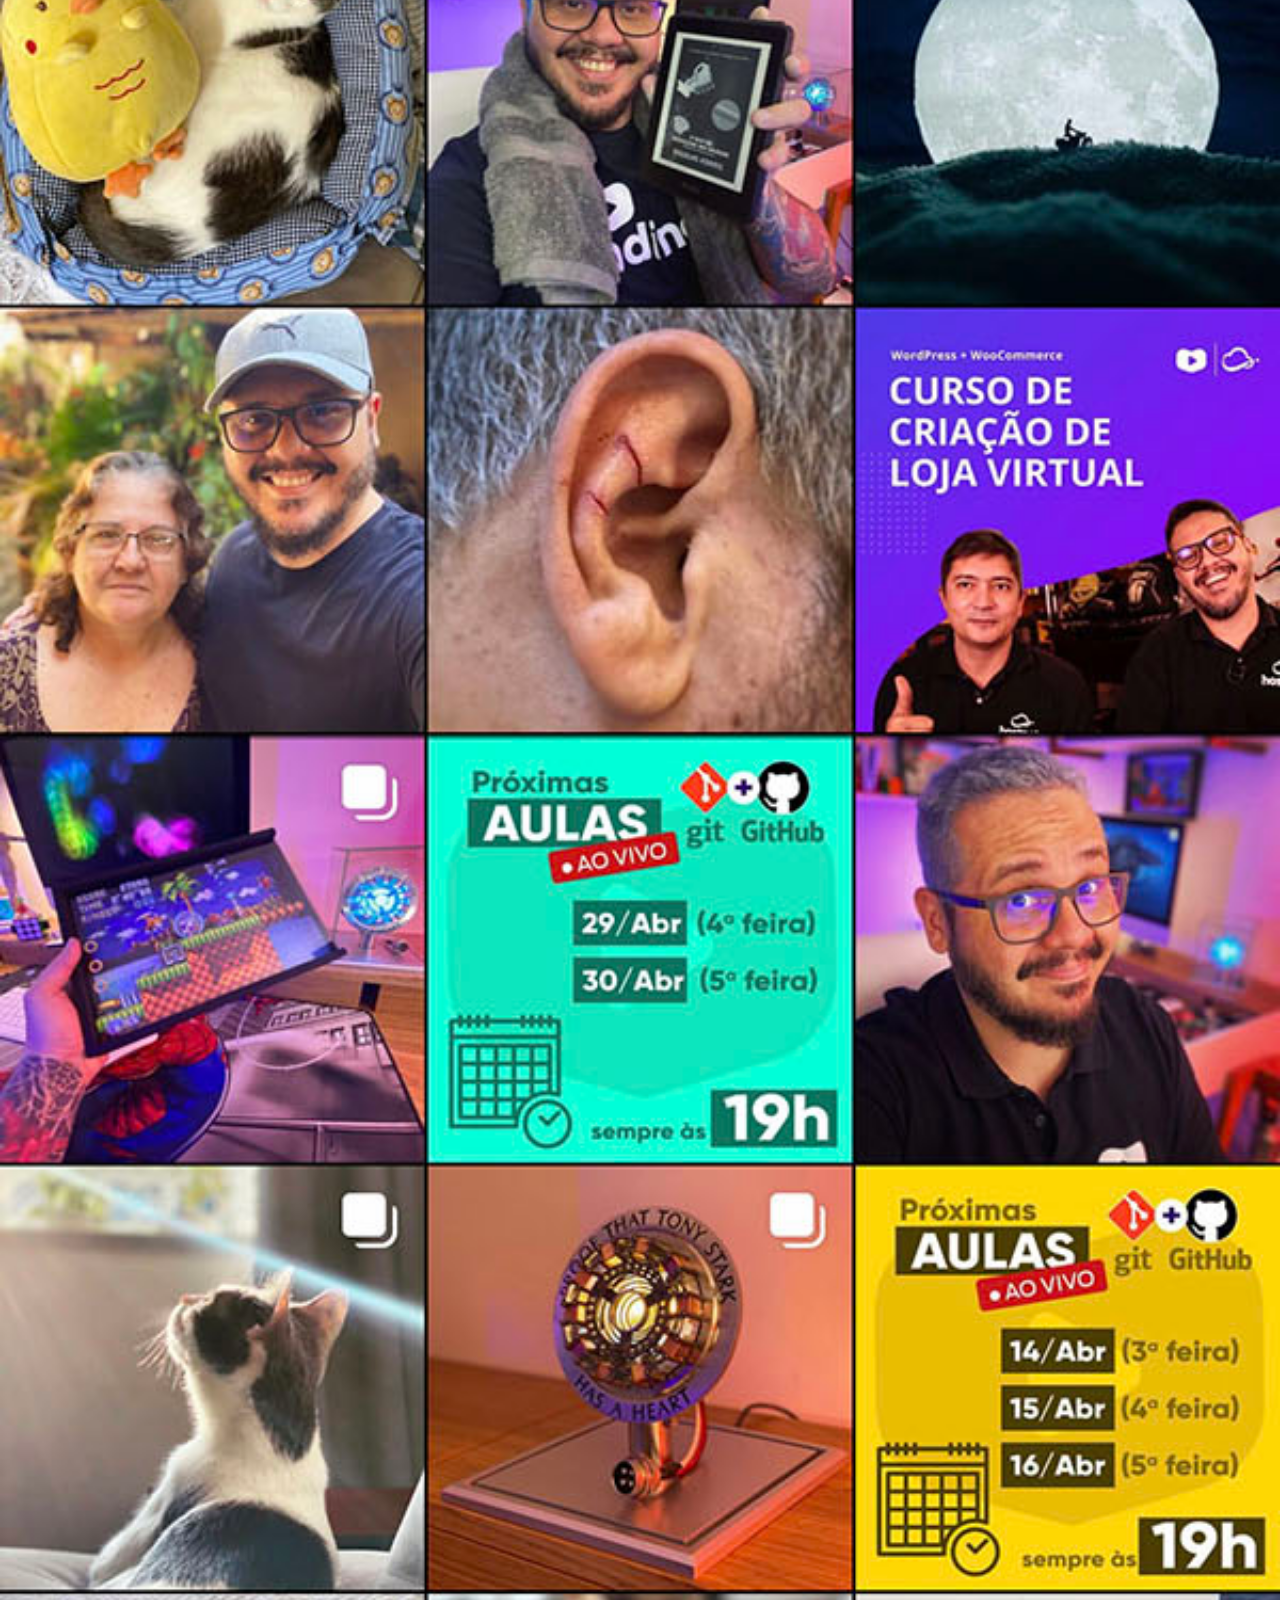
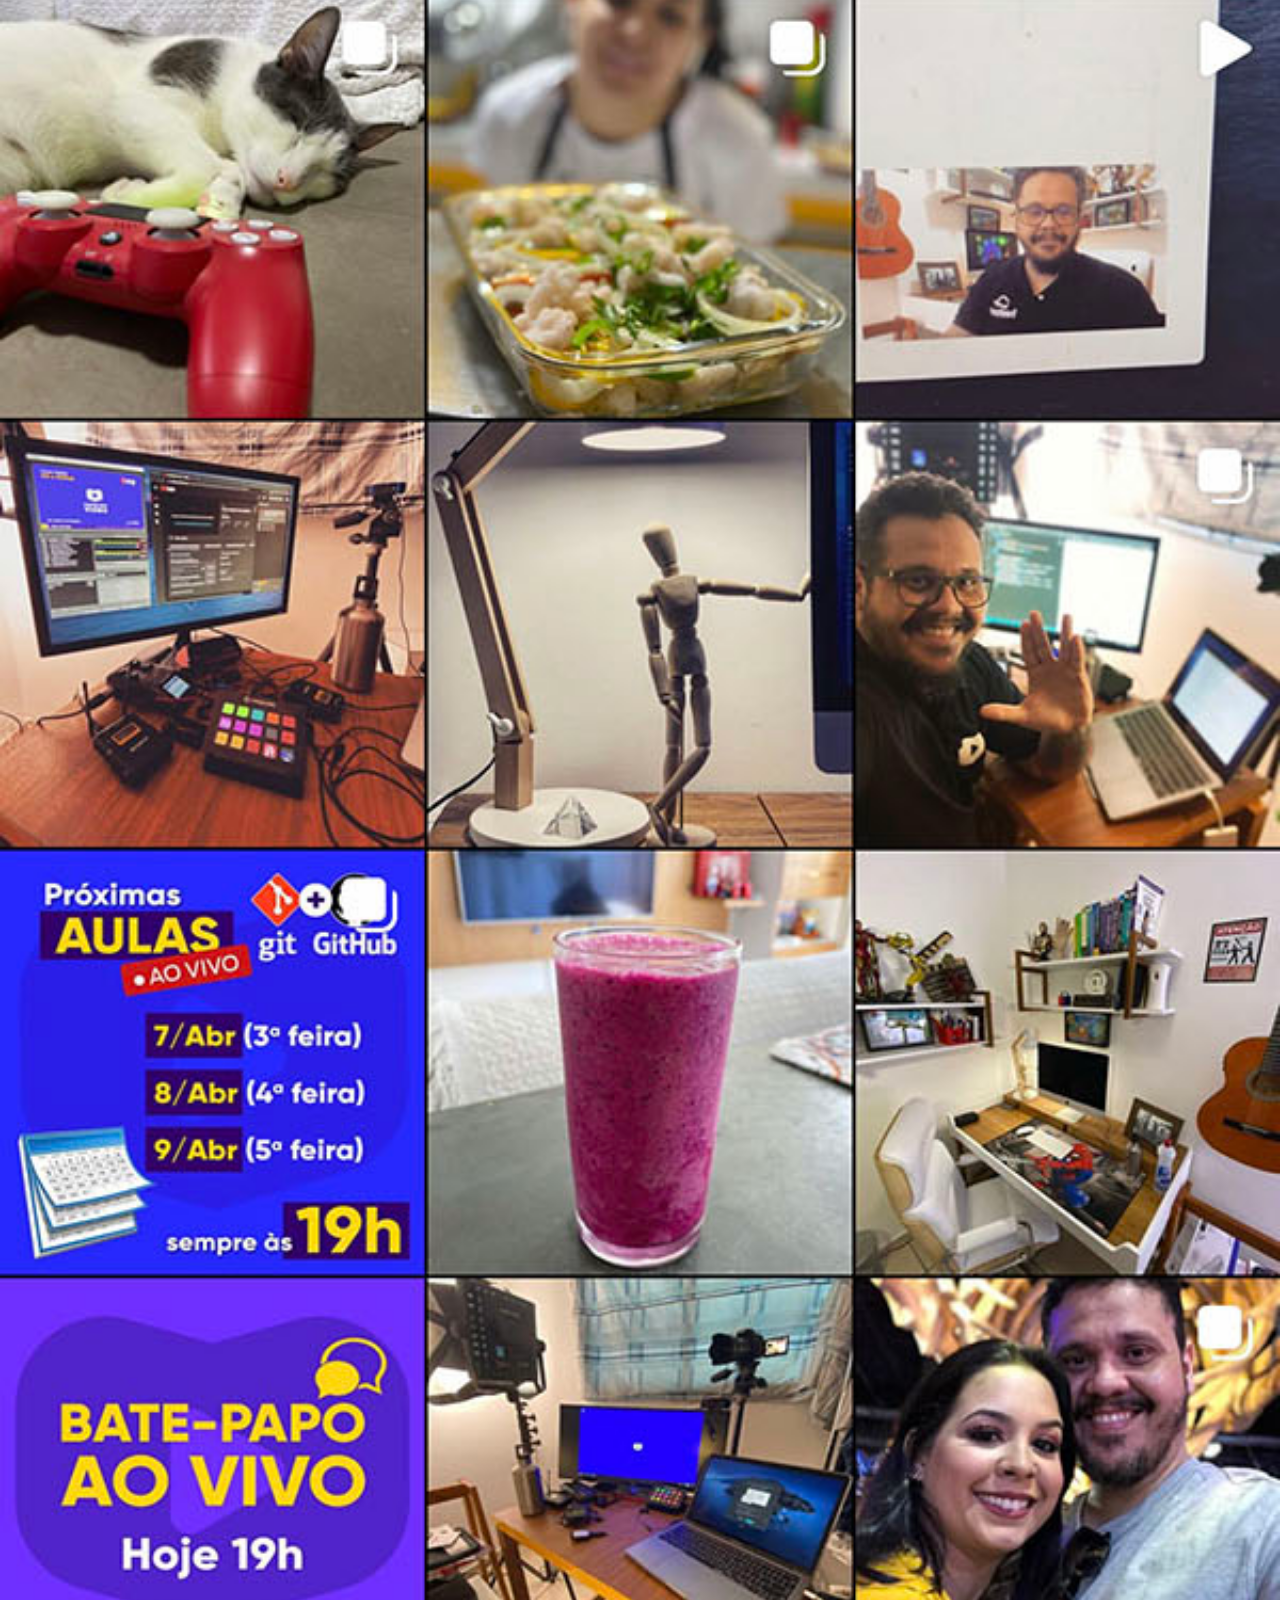
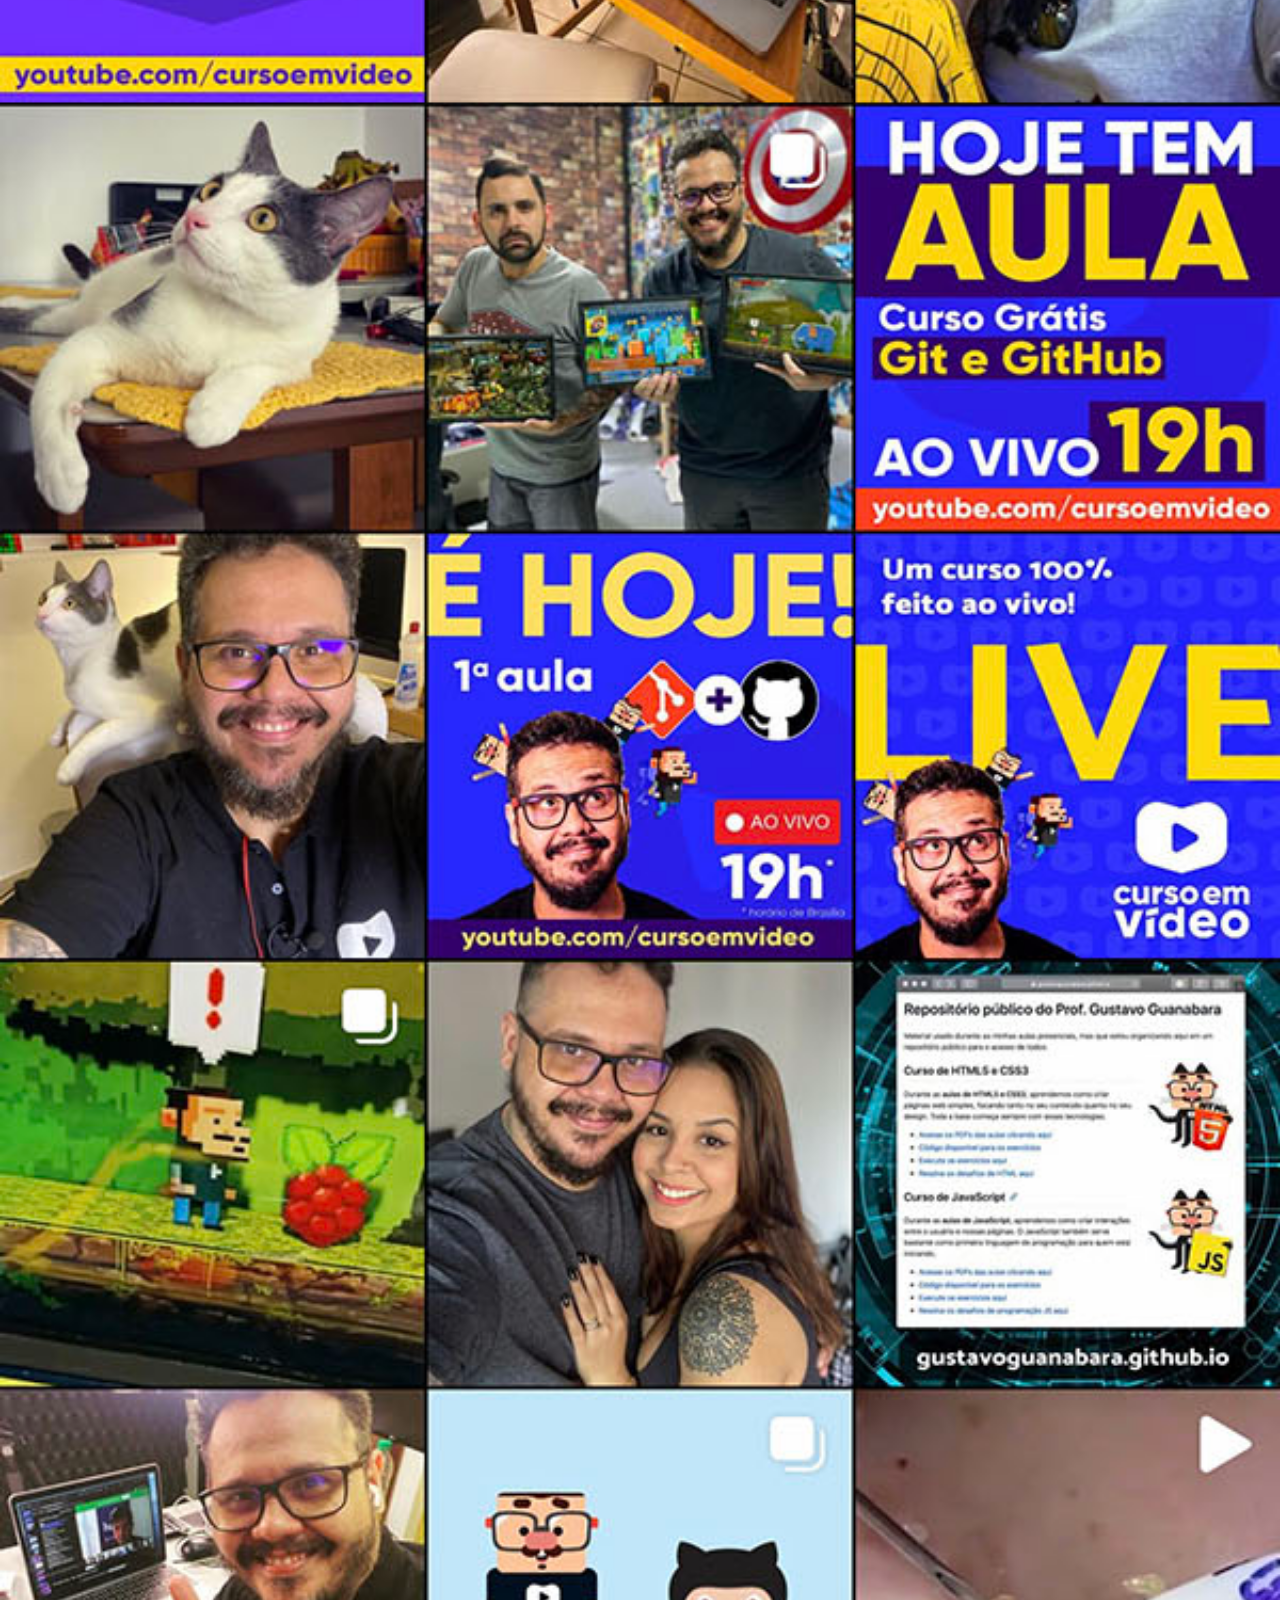
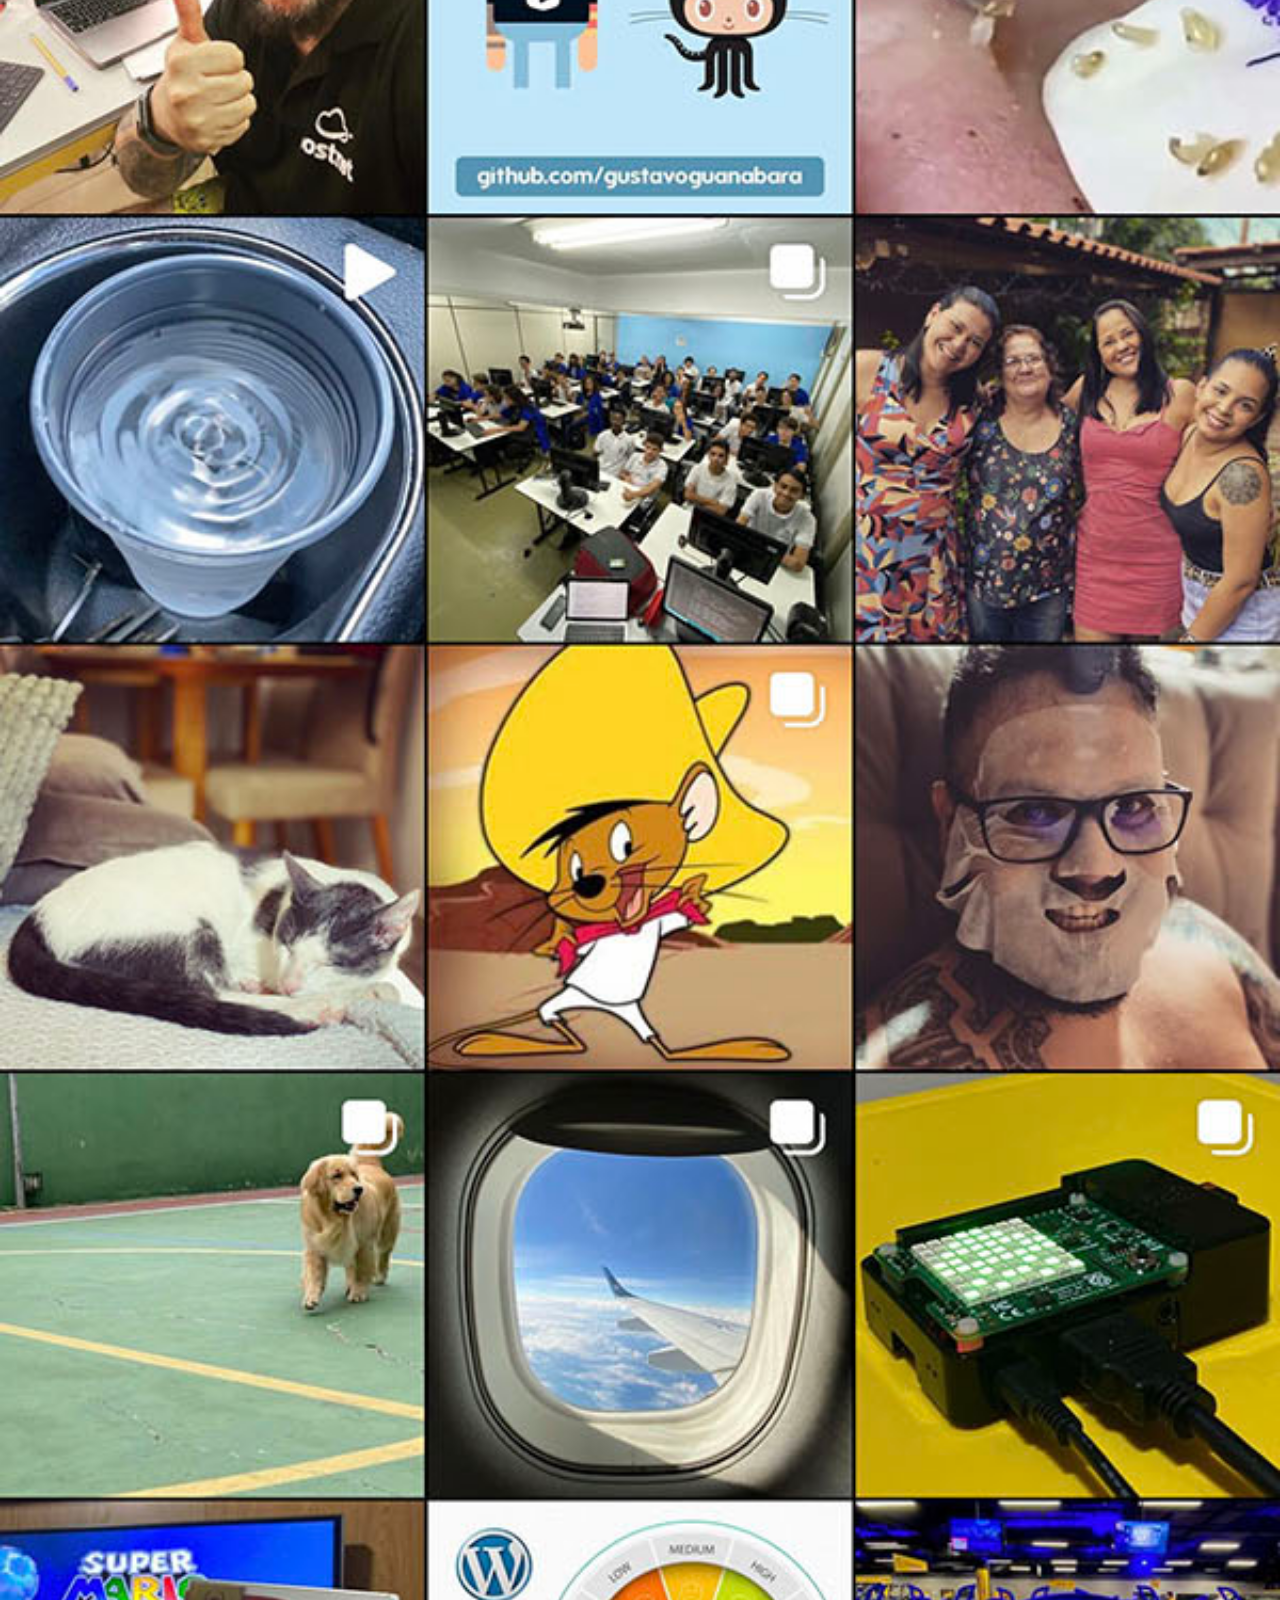
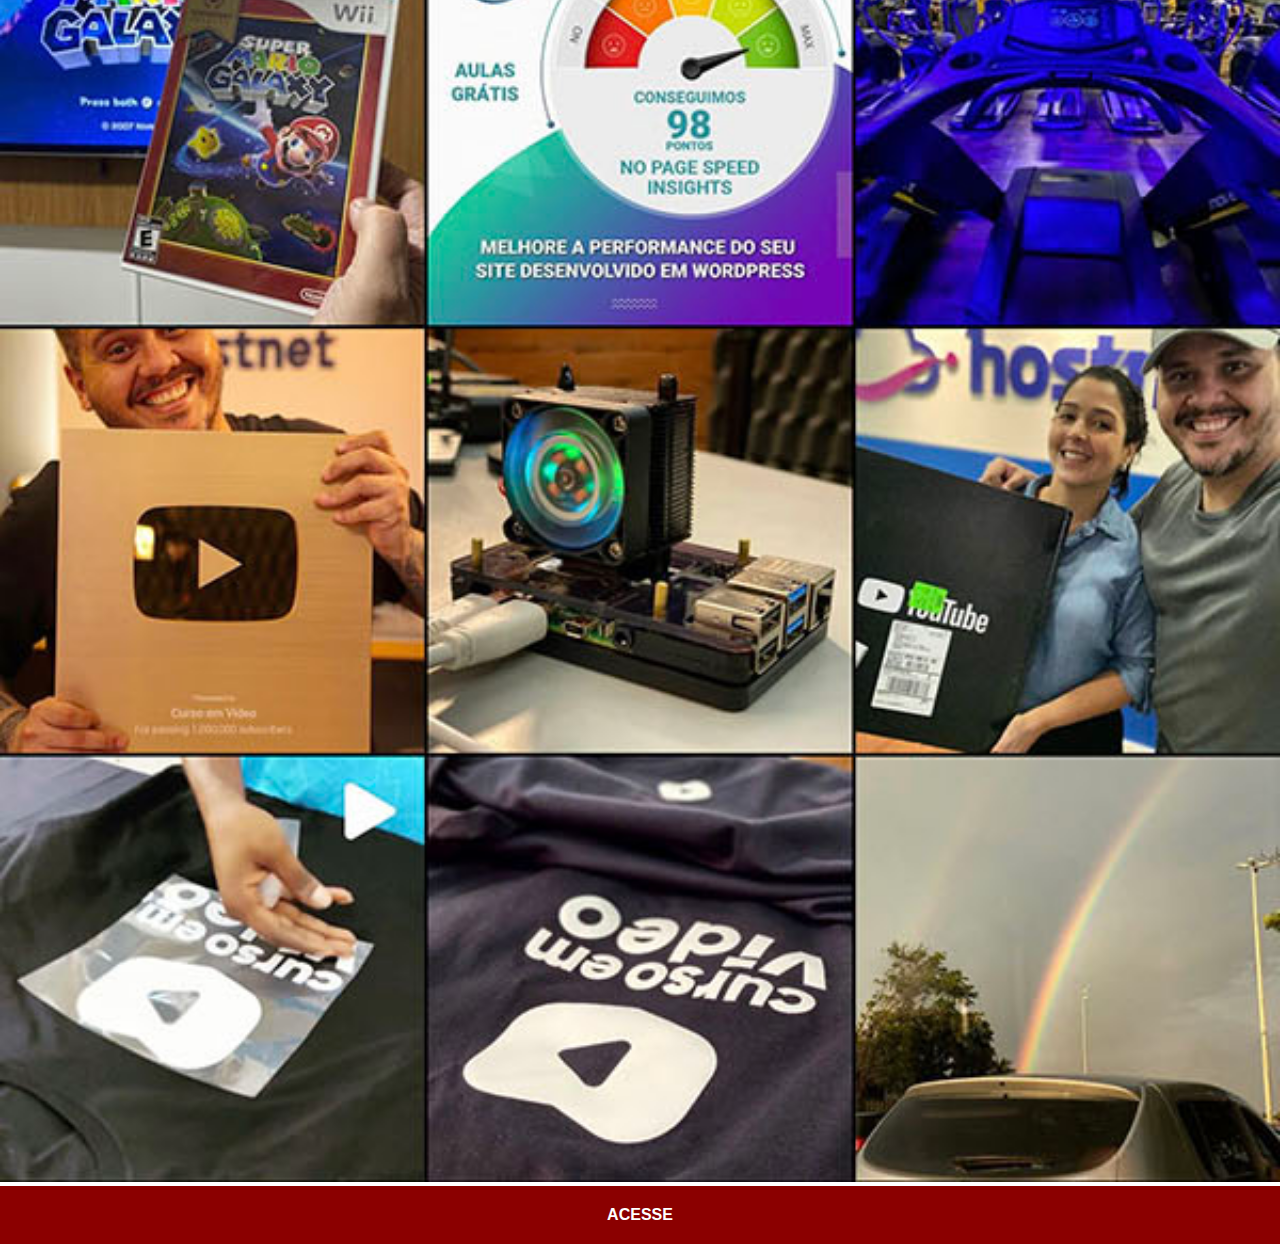
<file: instagram.html>
<!DOCTYPE html>
<html lang="pt-br">
<head>
    <meta charset="UTF-8">
    <meta name="viewport" content="width=device-width, initial-scale=1.0">
    <title>Instagram</title>
    <link rel="stylesheet" href="estilos/social.css">
</head>
<body>
    <img src="imagens/tela-instagram.jpg" alt="instagram">
    <a href="https://www.instagram.com/gustavoguanabara/?hl=pt-br">ACESSE</a>
</body>
</html>
</file>
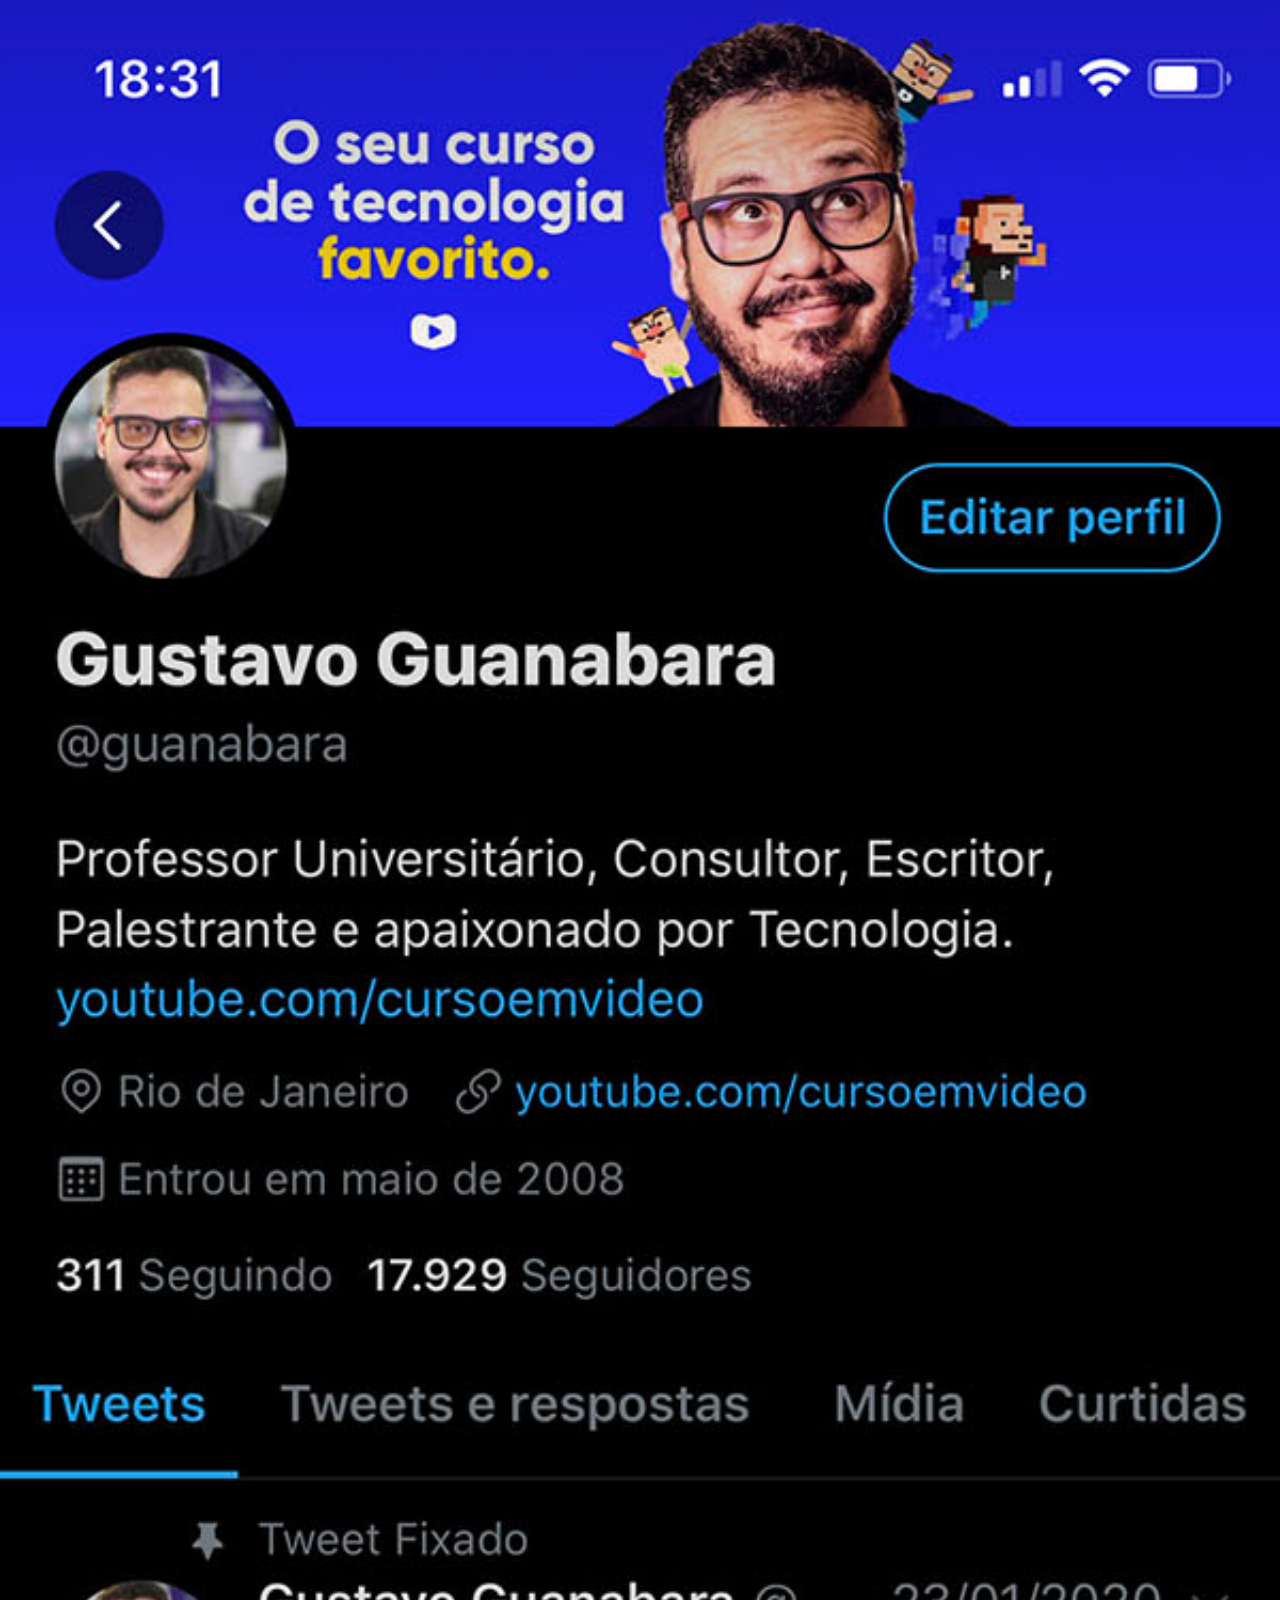
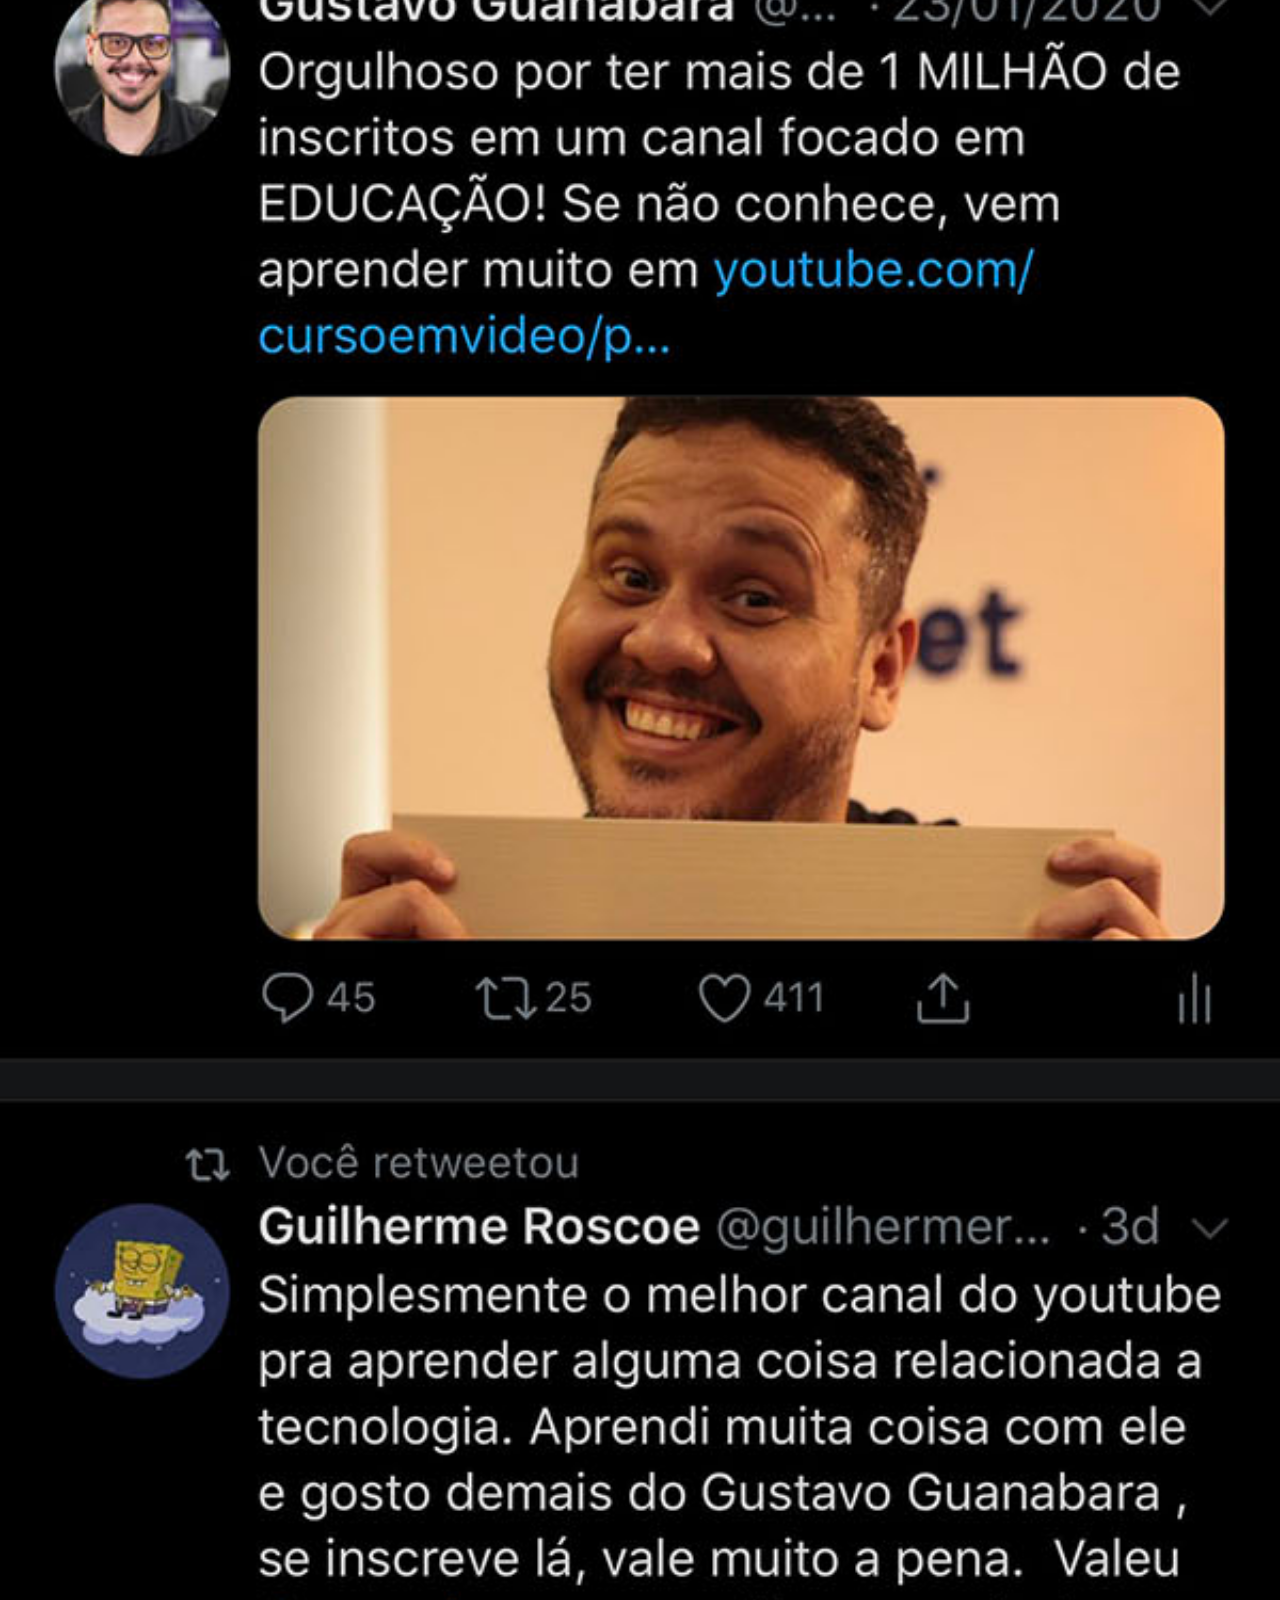
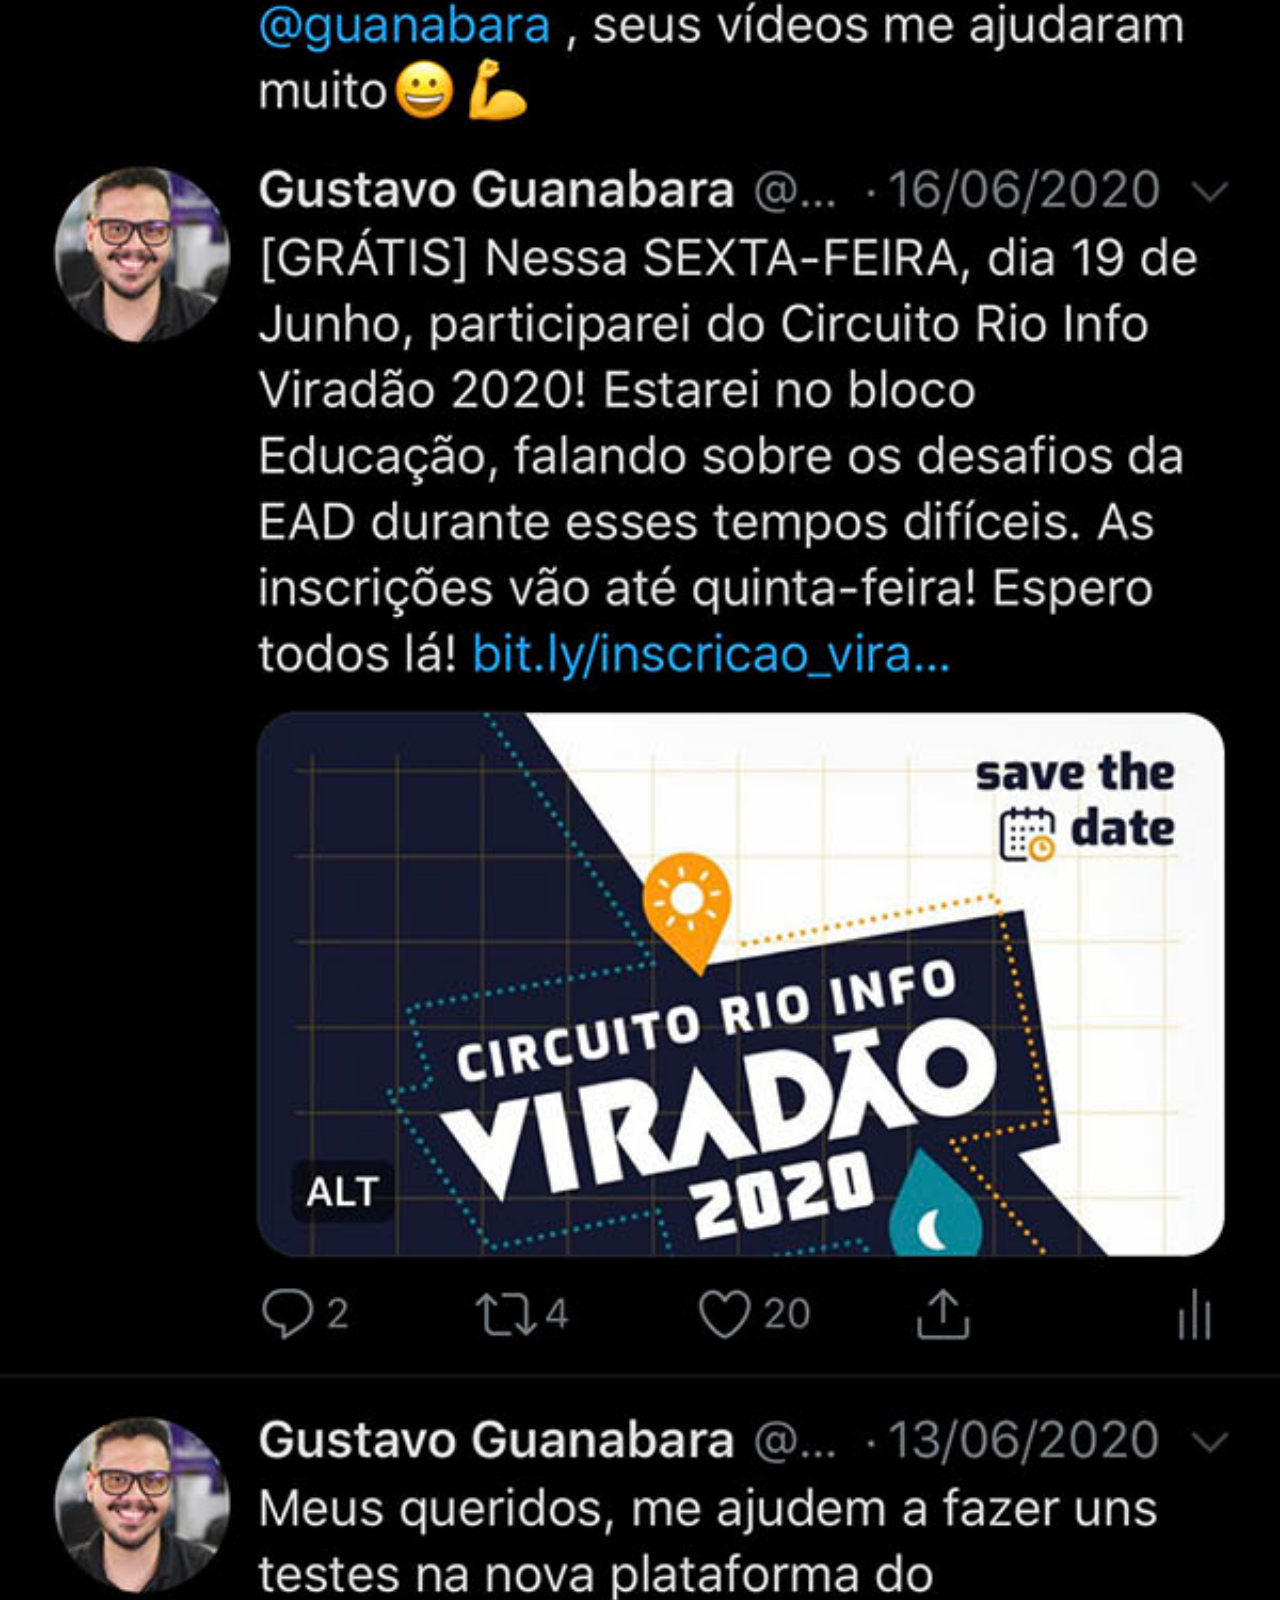
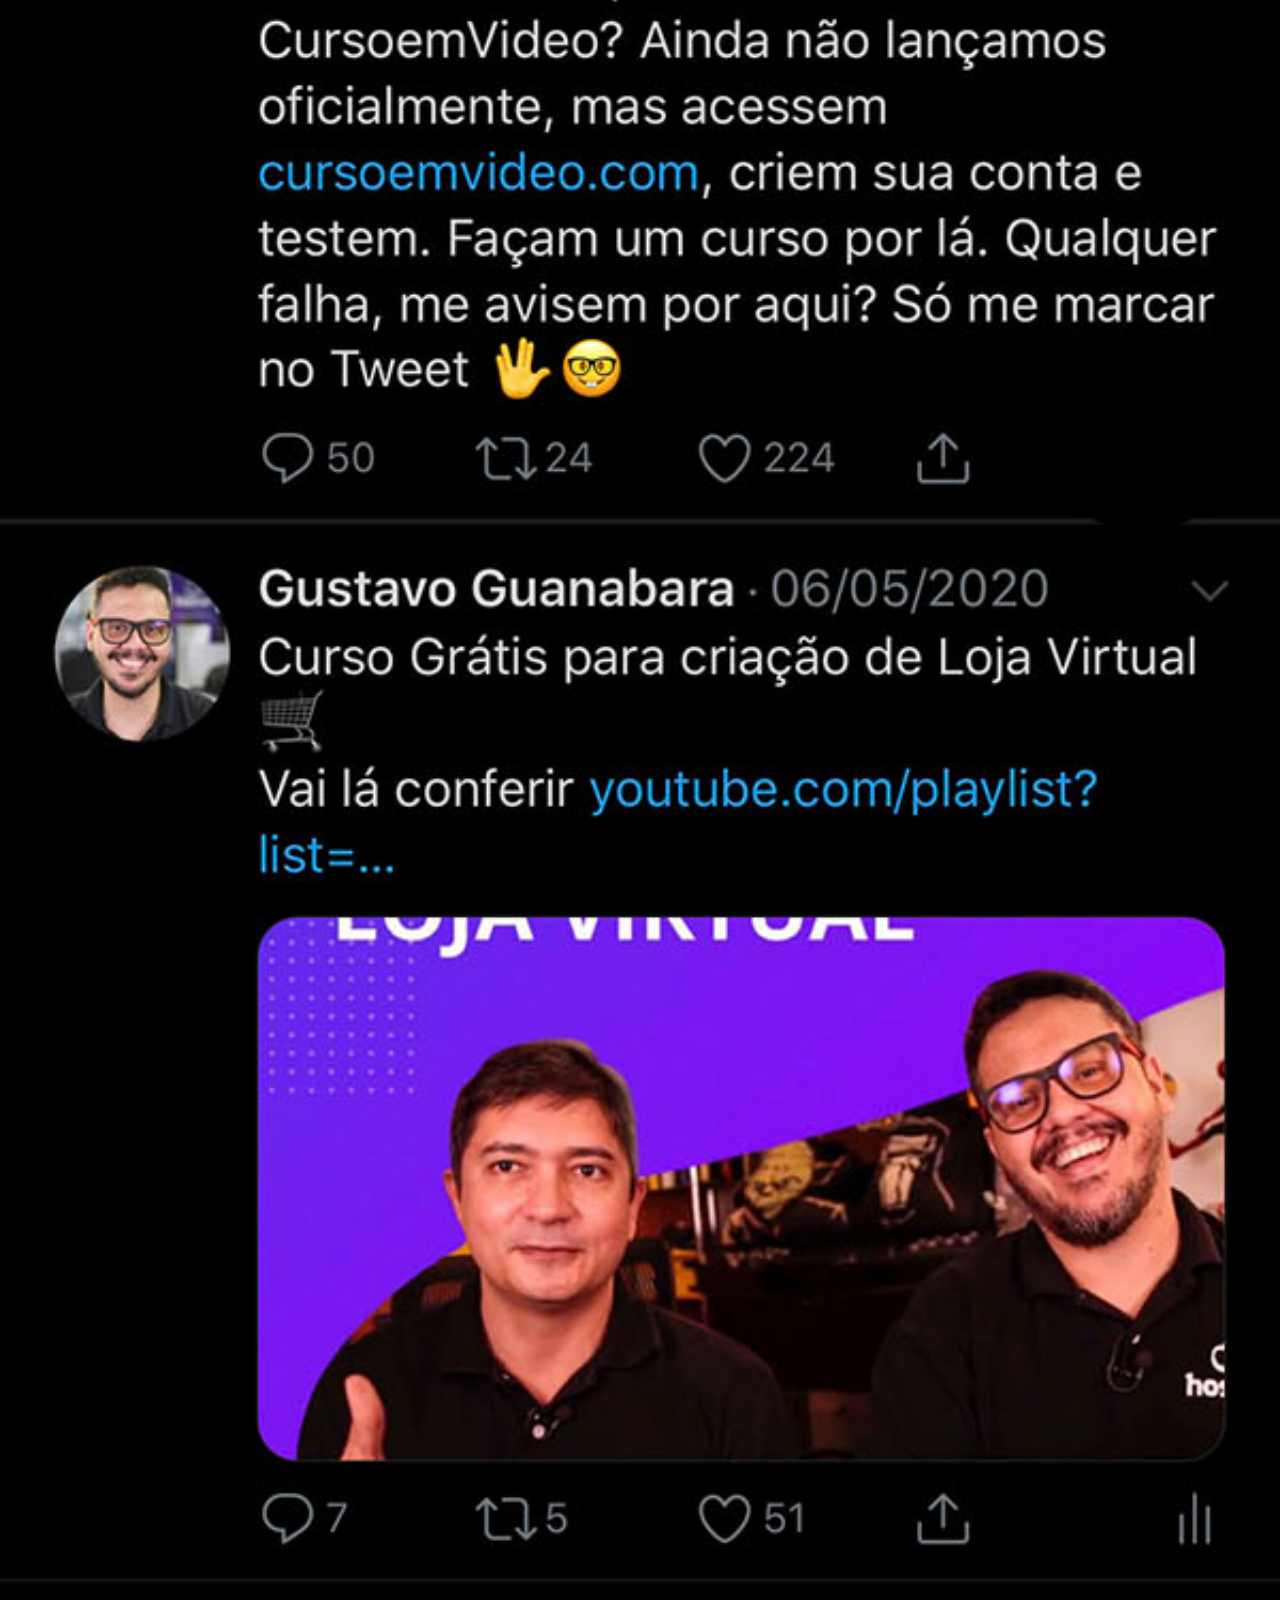
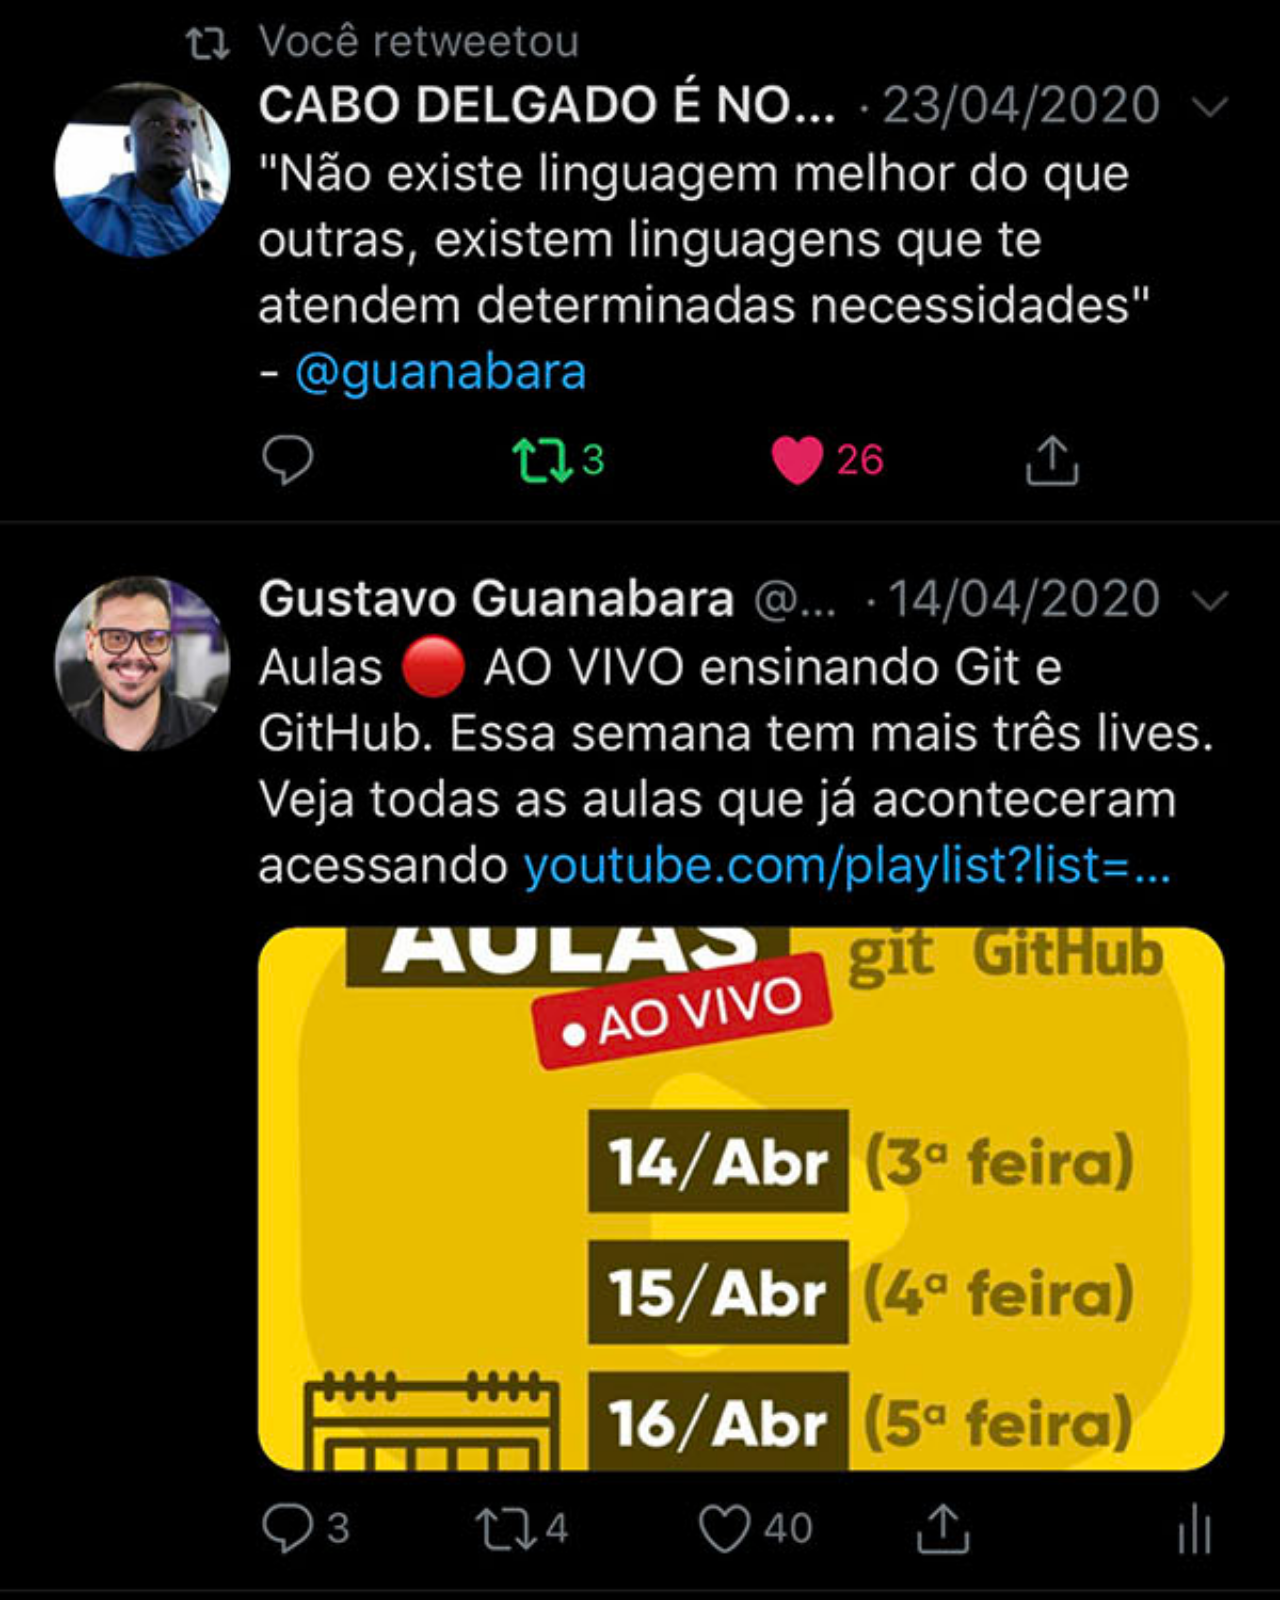
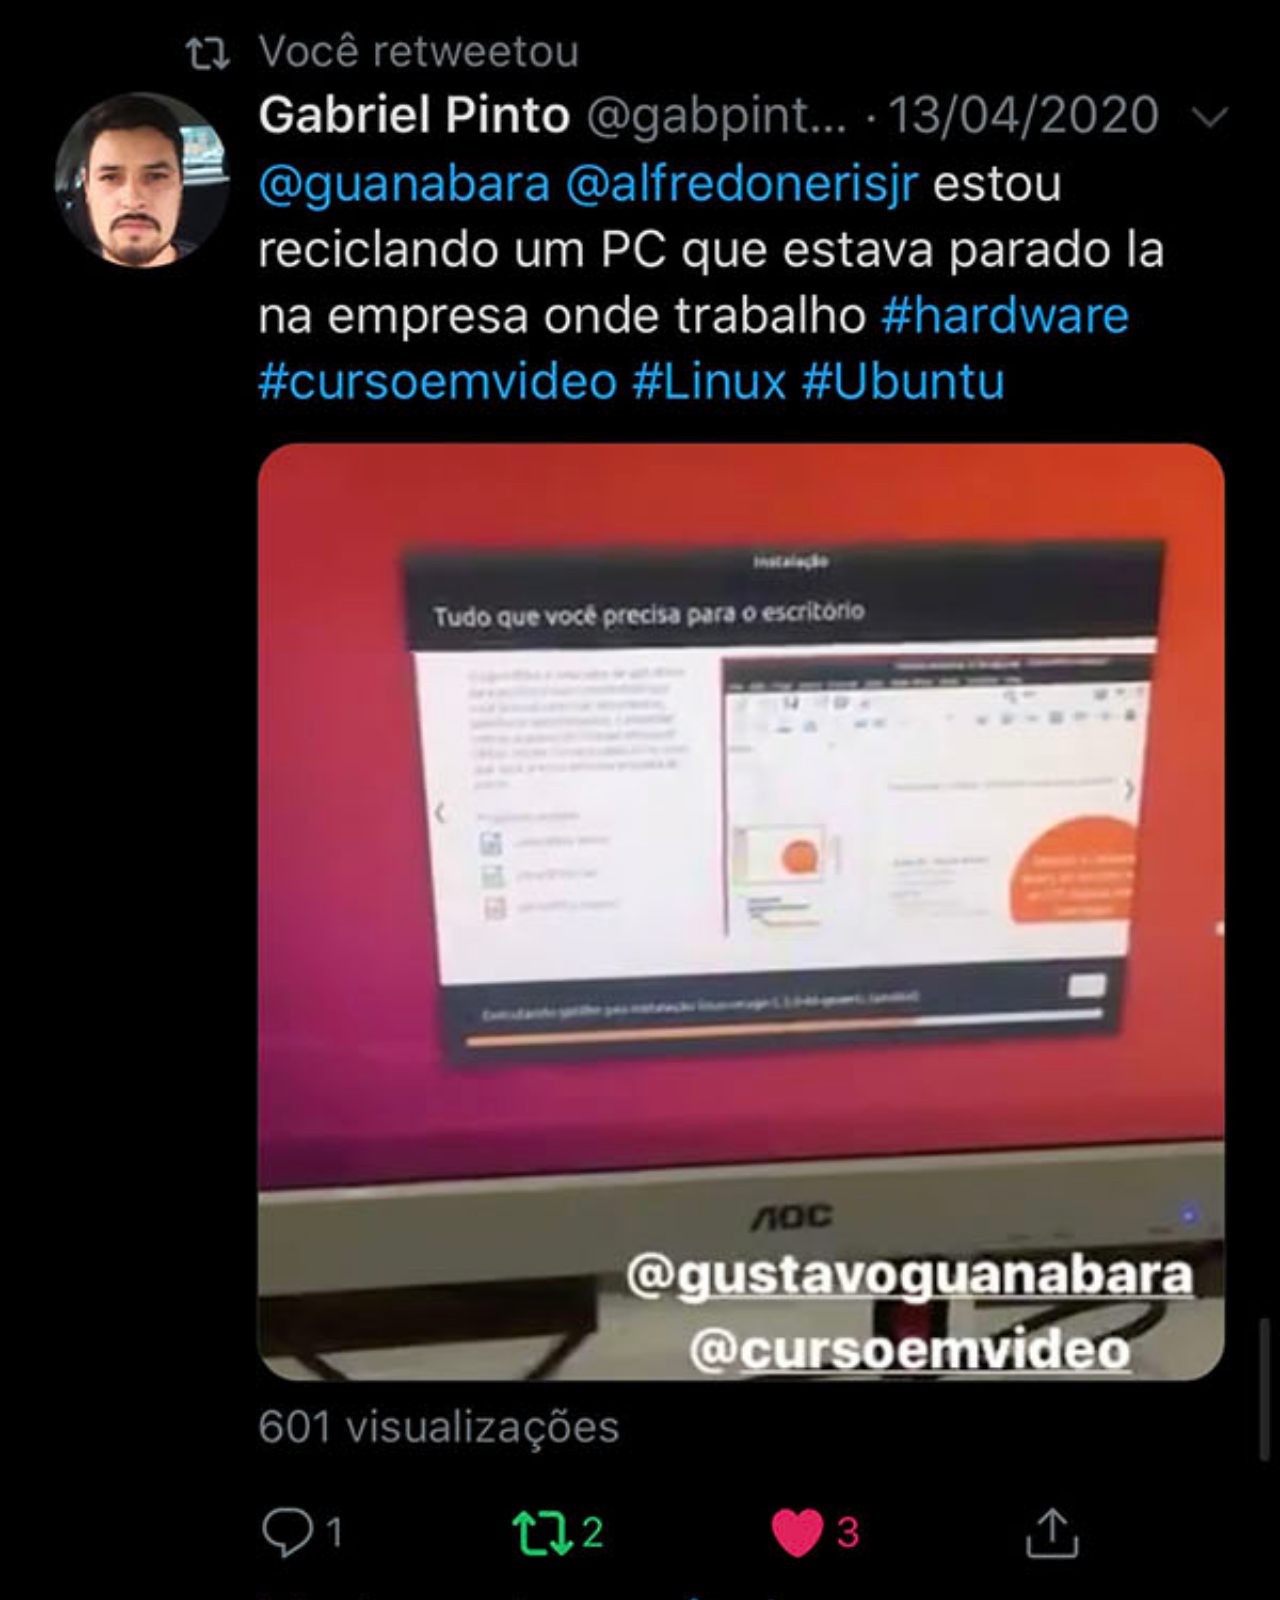
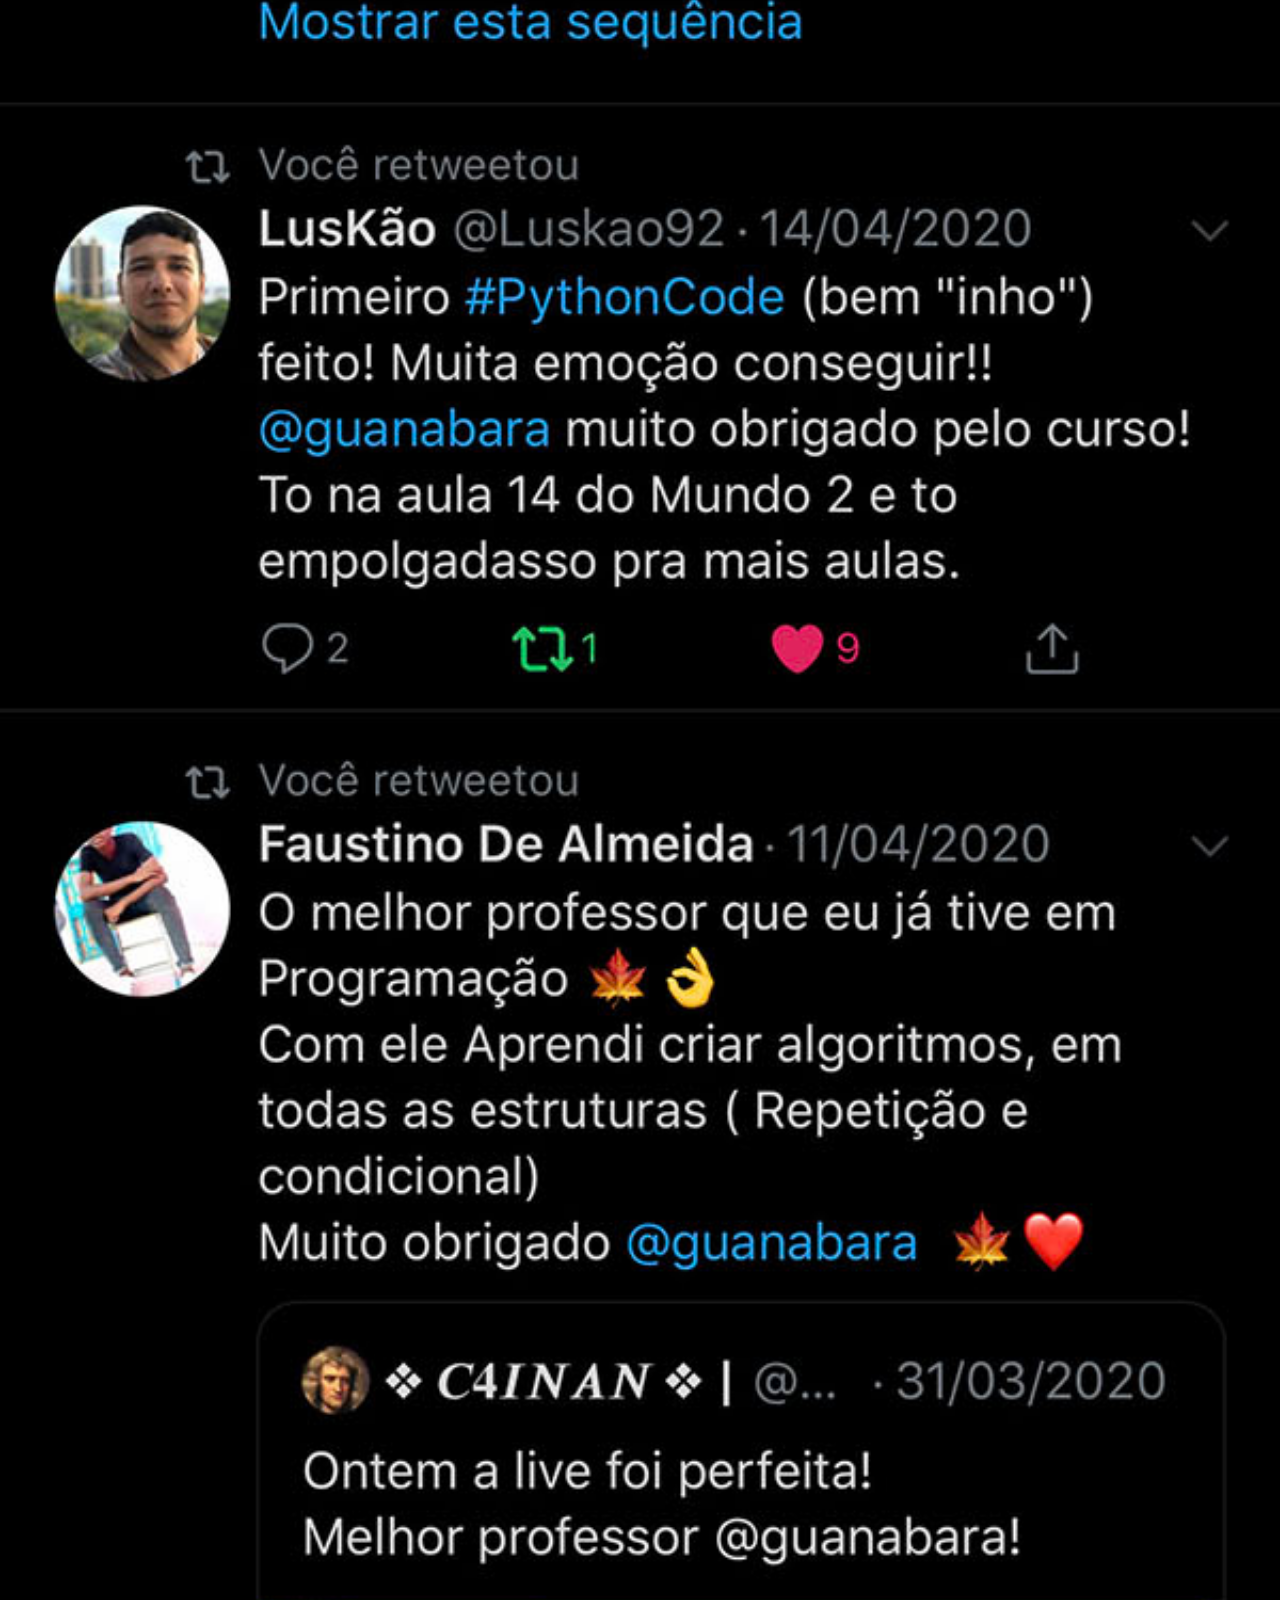
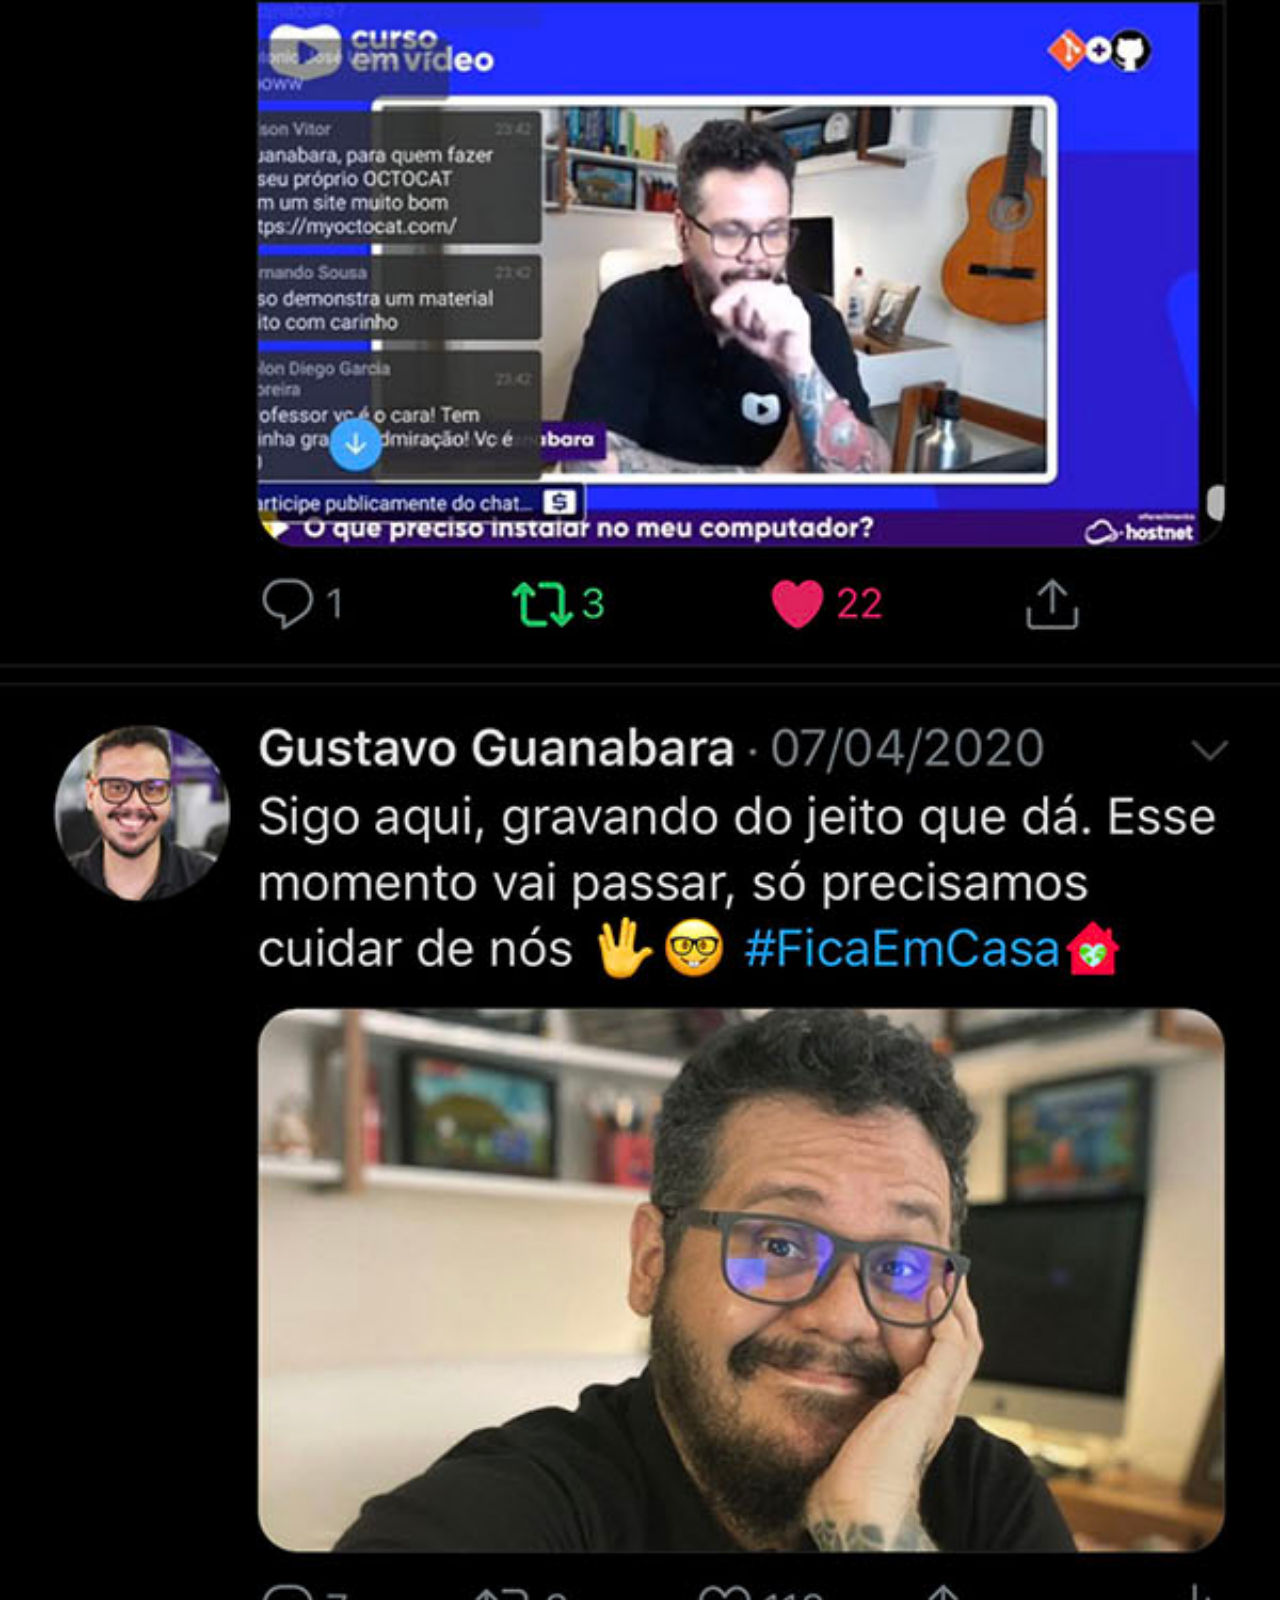
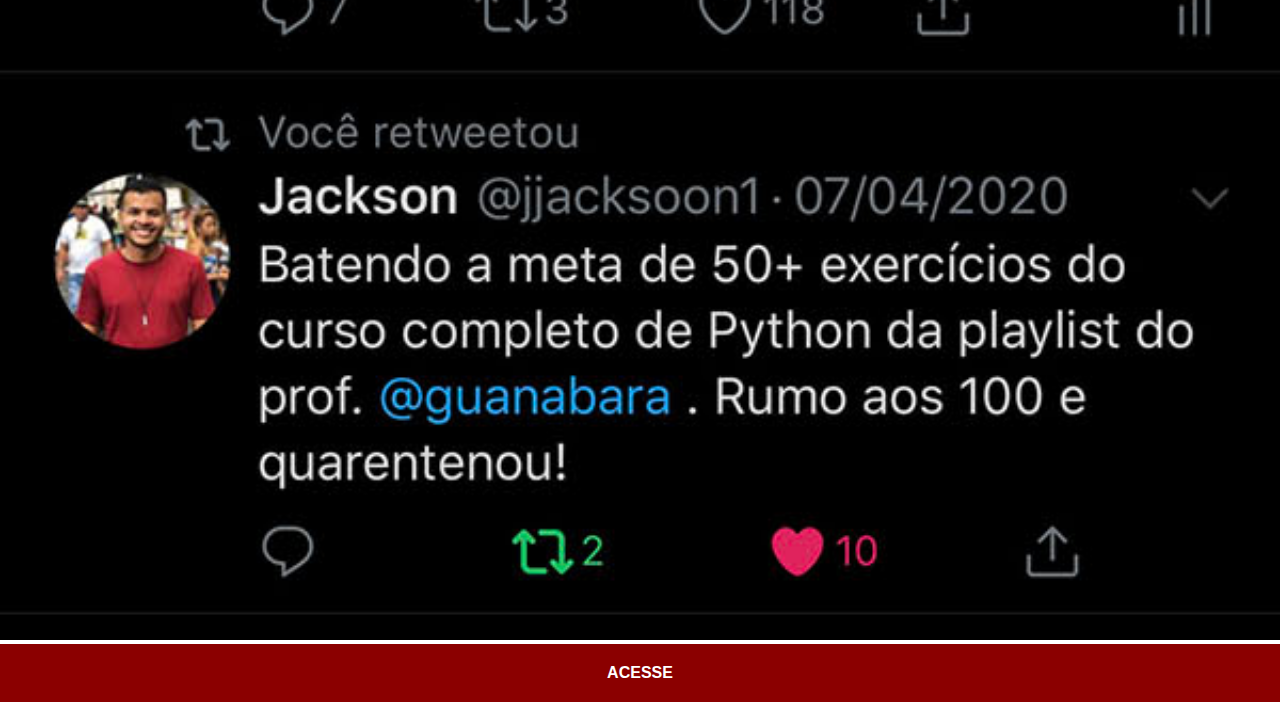
<file: twitter.html>
<!DOCTYPE html>
<html lang="pt-br">
<head>
    <meta charset="UTF-8">
    <meta name="viewport" content="width=device-width, initial-scale=1.0">
    <title>Twitter</title>
    <link rel="stylesheet" href="estilos/social.css">
</head>
<body>
    <img src="imagens/tela-twitter.jpg" alt="twitter">
    <a href="https://twitter.com/guanabara">ACESSE</a>
</body>
</html>
</file>
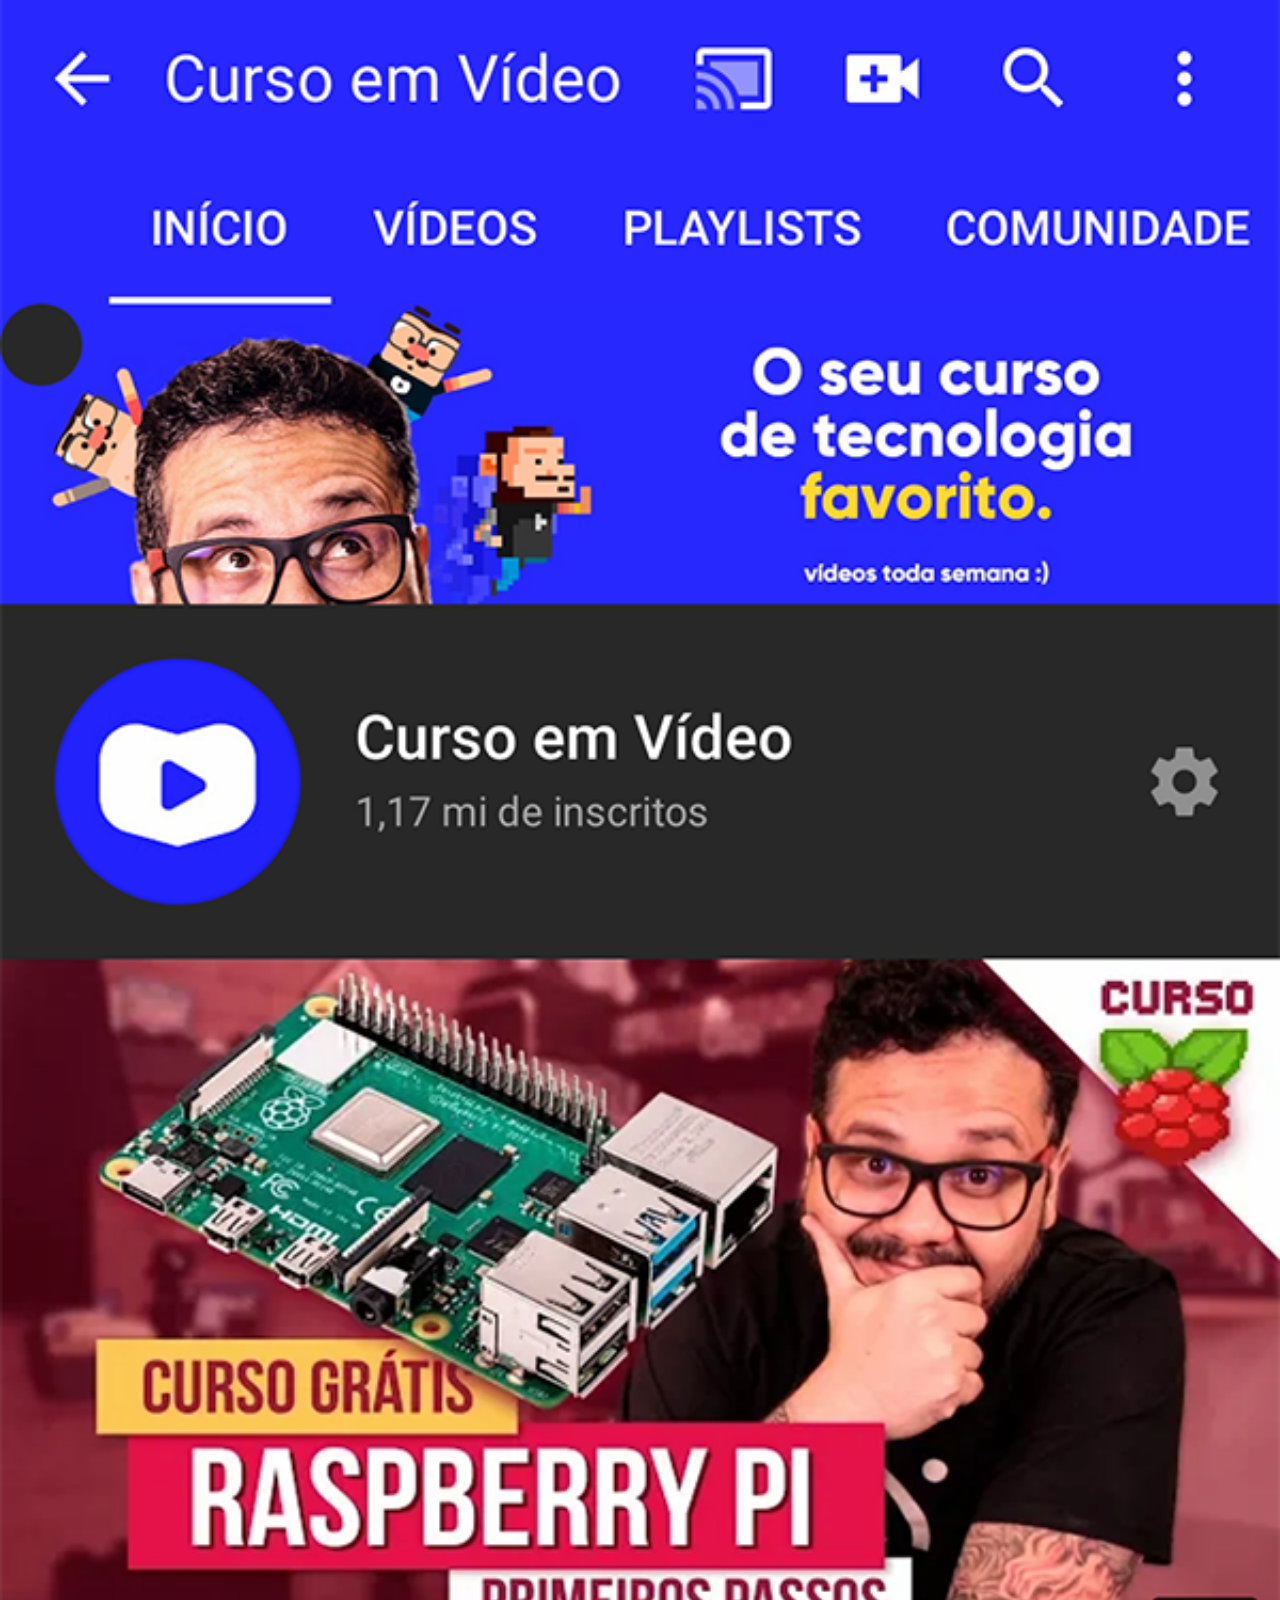
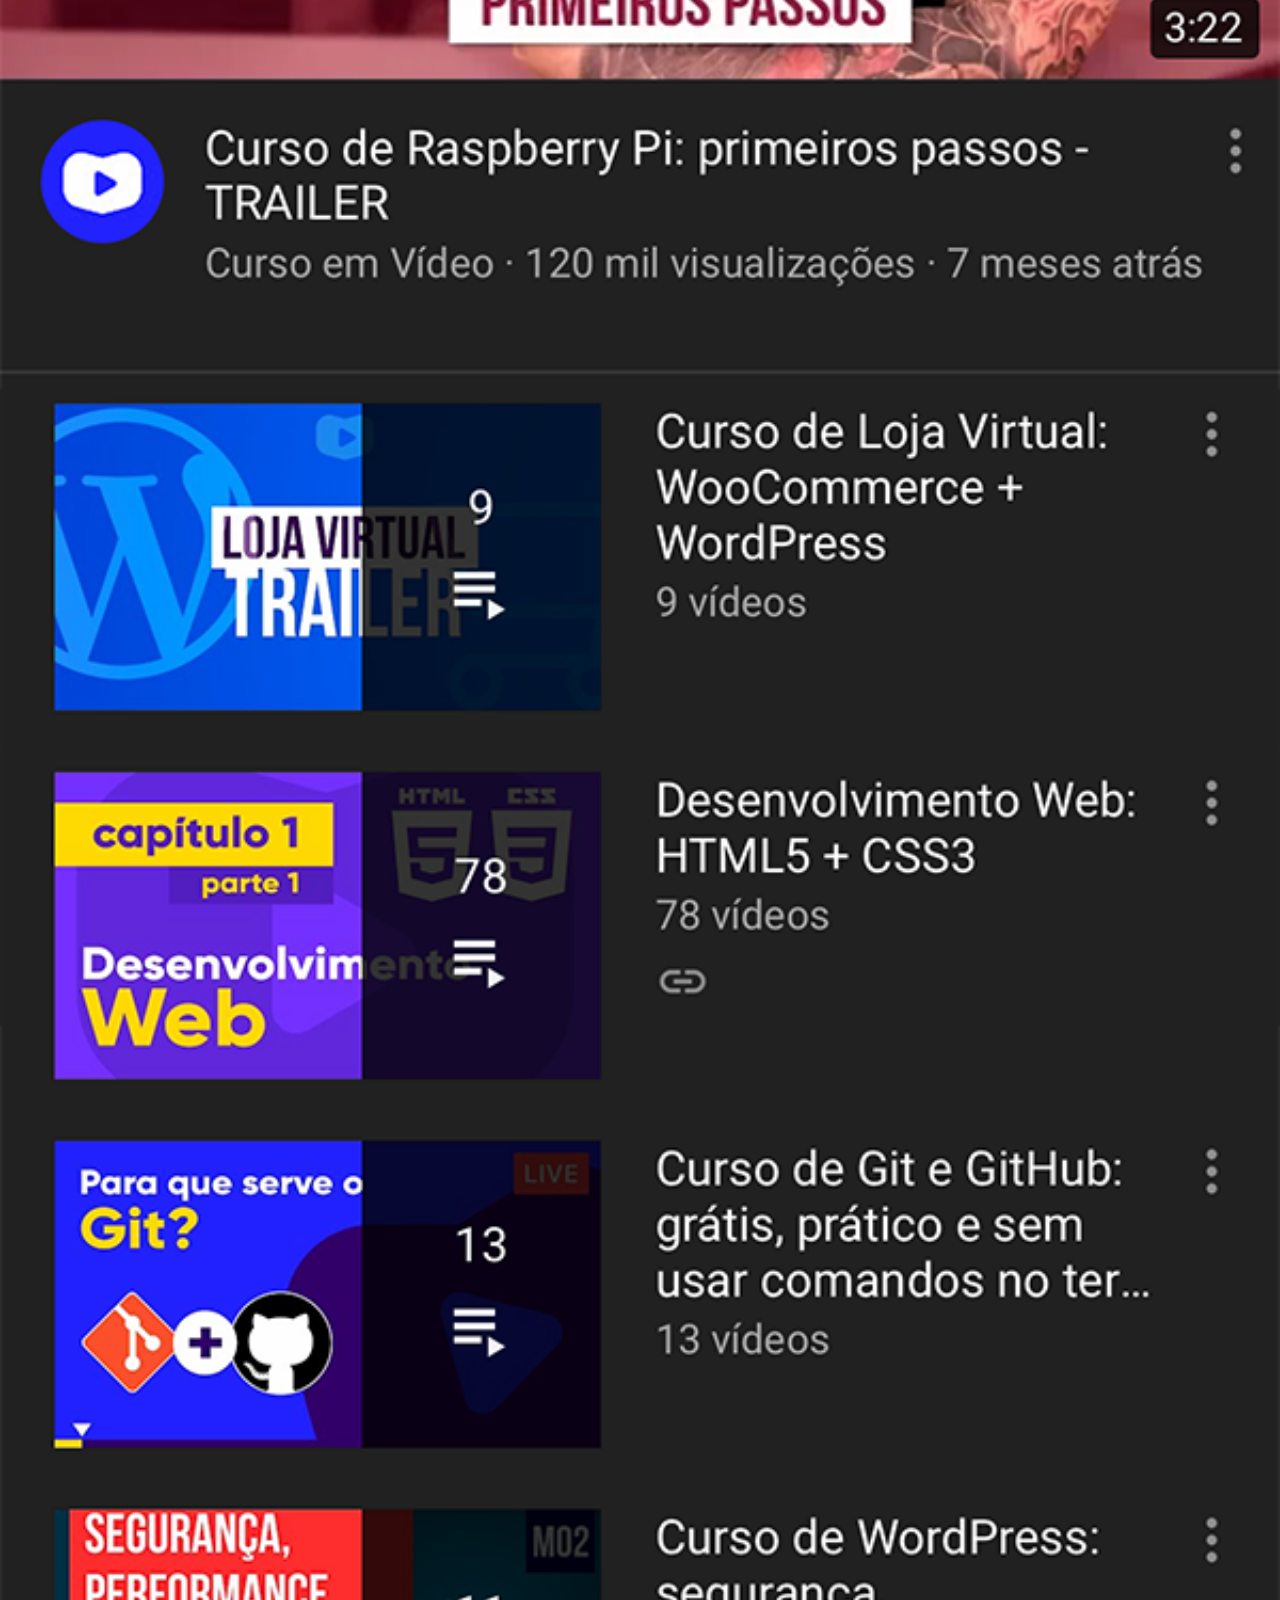
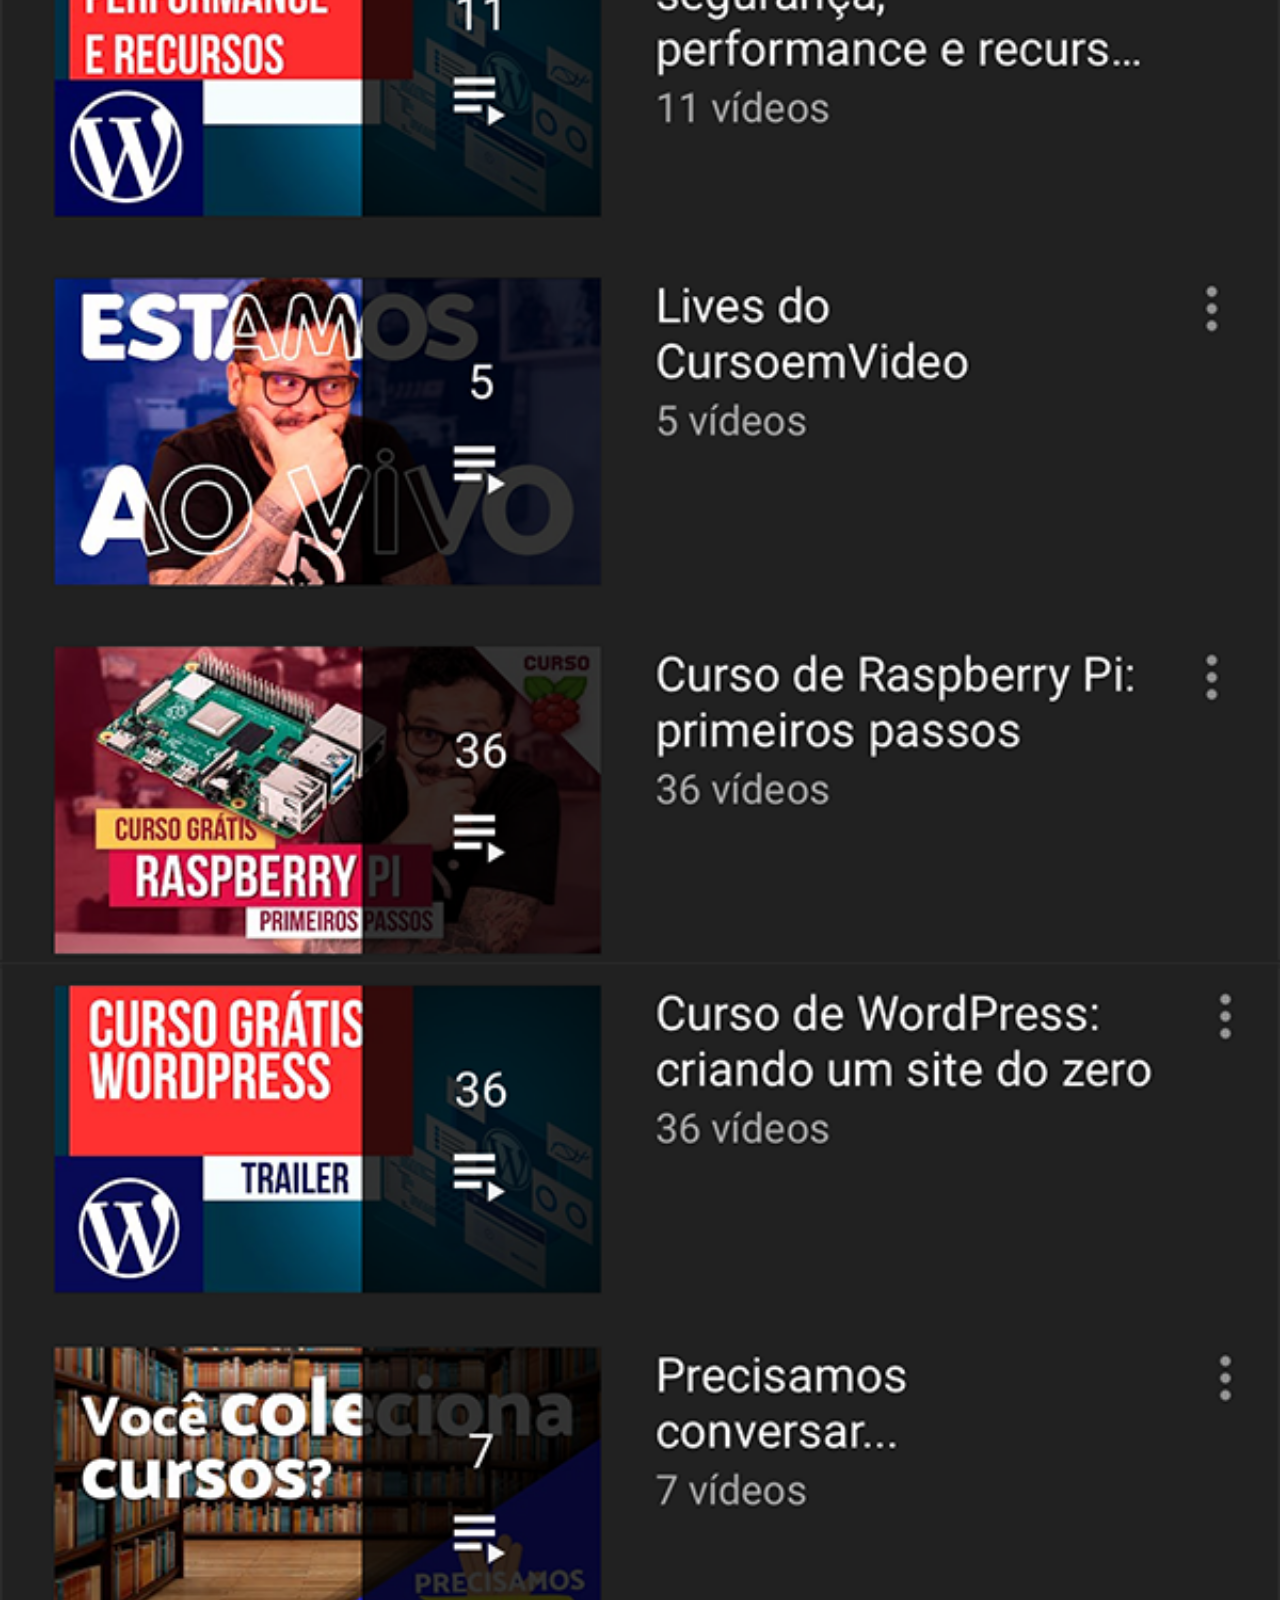
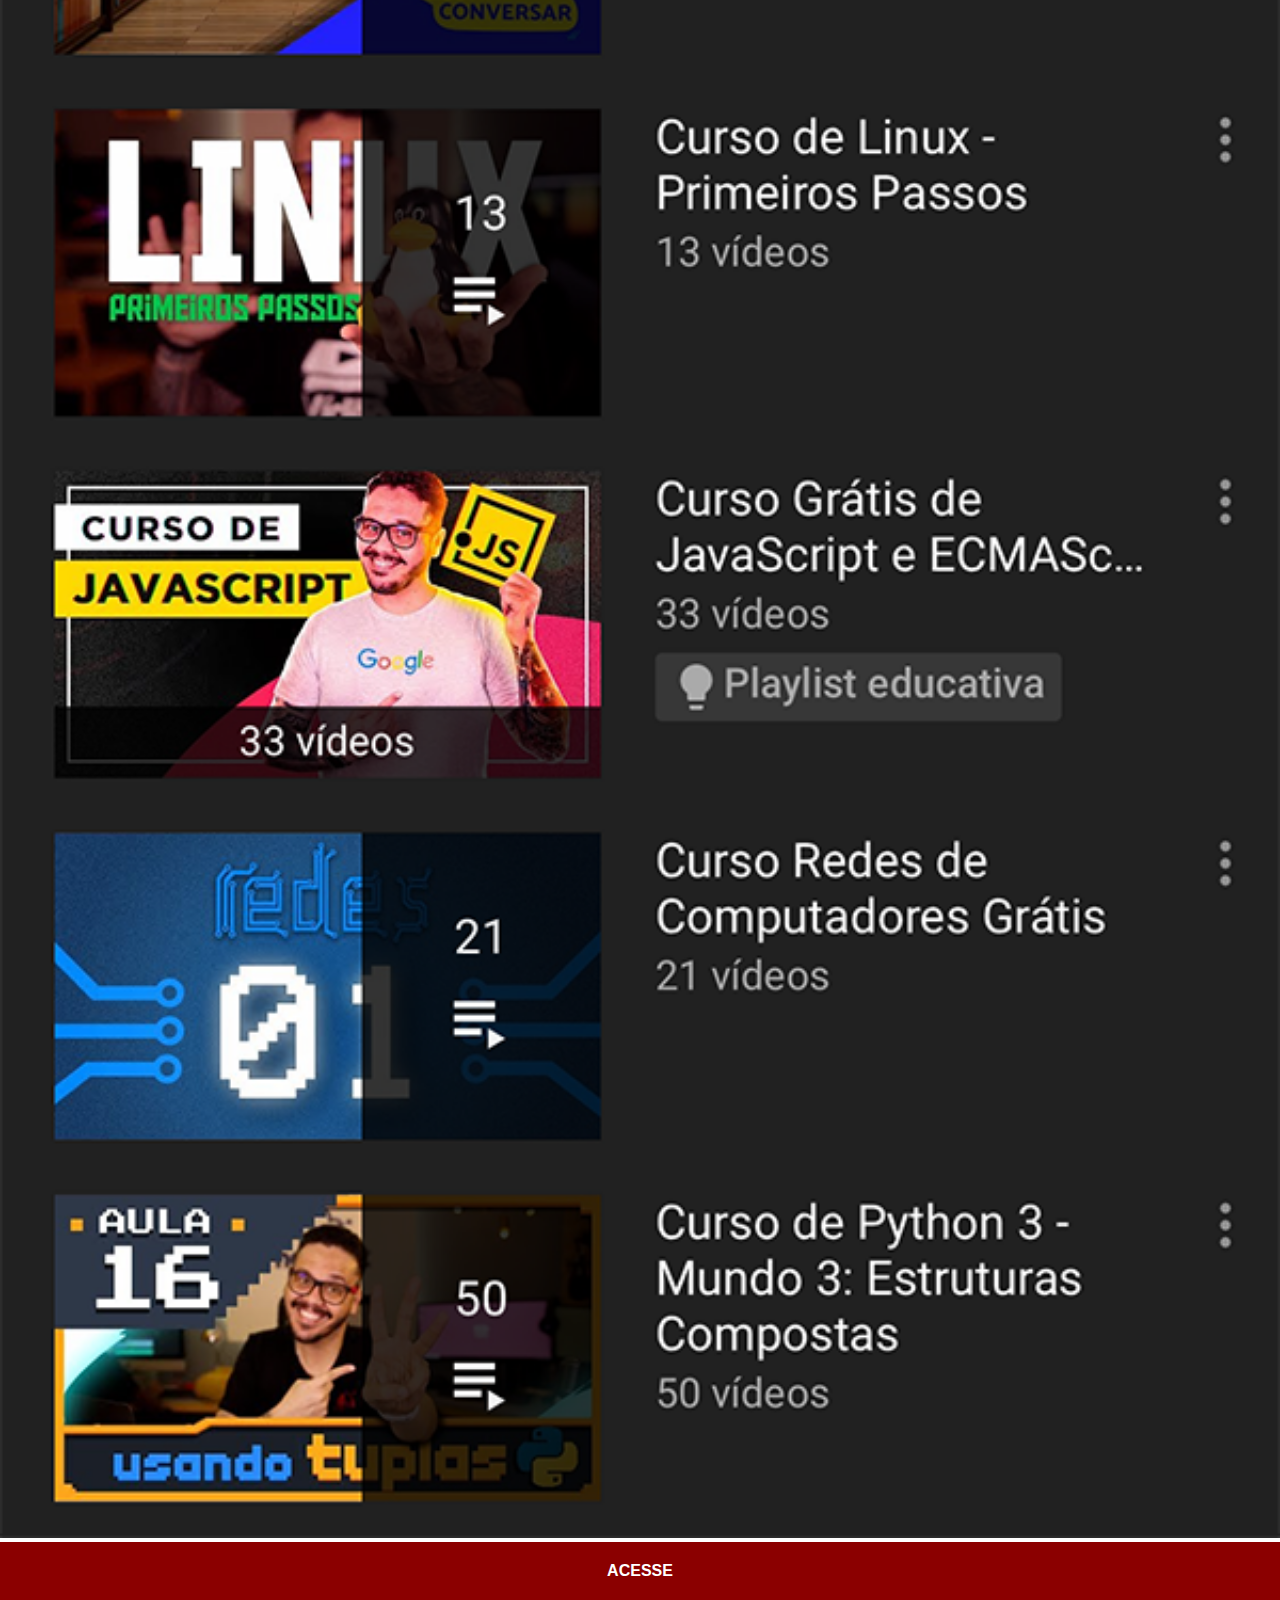
<file: youtube.html>
<!DOCTYPE html>
<html lang="pt-br">
<head>
    <meta charset="UTF-8">
    <meta name="viewport" content="width=device-width, initial-scale=1.0">
    <title>Youtube</title>
    <link rel="stylesheet" href="estilos/social.css">
</head>
<body>
    <img src="imagens/tela-youtube.png" alt="youtube">
    <a href="https://www.youtube.com/c/CursoemV%C3%ADdeo/playlists" target="_blank">ACESSE</a>
</body>
</html>
</file>
<file: estilos/style.css>
@charset "UTF-8";

*{
    margin: 0px;
    padding: 0px;
    font-family: Arial, Helvetica, sans-serif;
}

html, body{
    height: 100vh;
    width: 100vw;
    background-color: black;
}

body{
    background: url(../imagens/fundo-madeira.jpg) no-repeat top center;
    background-size: cover;
    background-attachment: fixed;
}

main{
    height: 100vh;
    position: relative;
}

section#telefone{
    height: 627px;
    width: 311px;
    position: absolute;
    top: 50%;
    left: 50%;
    transform: translate(-50%, -50%);
    background: url(../imagens/frame-iphone.png) no-repeat;
}

iframe#tela{
    position: relative;
    top: 80px;
    left: 22px;
    width: 267px;
    height: 472px;
}

section#redes-sociais{
    text-align: right;
}

section#redes-sociais img{
    height: 50px;
    width: 50px;
    margin: 10px;
    border-radius: 50%;
    box-shadow: 2px 2px 5px rgba(0, 0, 0, 0.568);
    box-sizing: border-box;
}

section#redes-sociais img:hover{
    border: 2px solid rgba(255, 255, 255, 0.651);
    transform: translate(-3px, -3px);
    box-shadow: 5px 5px 10px rgba(0, 0, 0, 0.596);
    transition: transform 0.5s;
}
</file>
<file: estilos/social.css>
@charset "UTF-8";

*{
    margin: 0px;
    padding: 0px;
    font-family: Arial, Helvetica, sans-serif;
}

::-webkit-scrollbar{
    height: 0px;
    width: 0px;
}

img{
    width: 100vw;
}

a{
    display: block;
    background-color: darkred;
    color: white;
    padding: 20px;
    text-align: center;
    font-weight: bolder;
    text-decoration: none;
}

a:hover{
    background-color: red;
}
</file>
